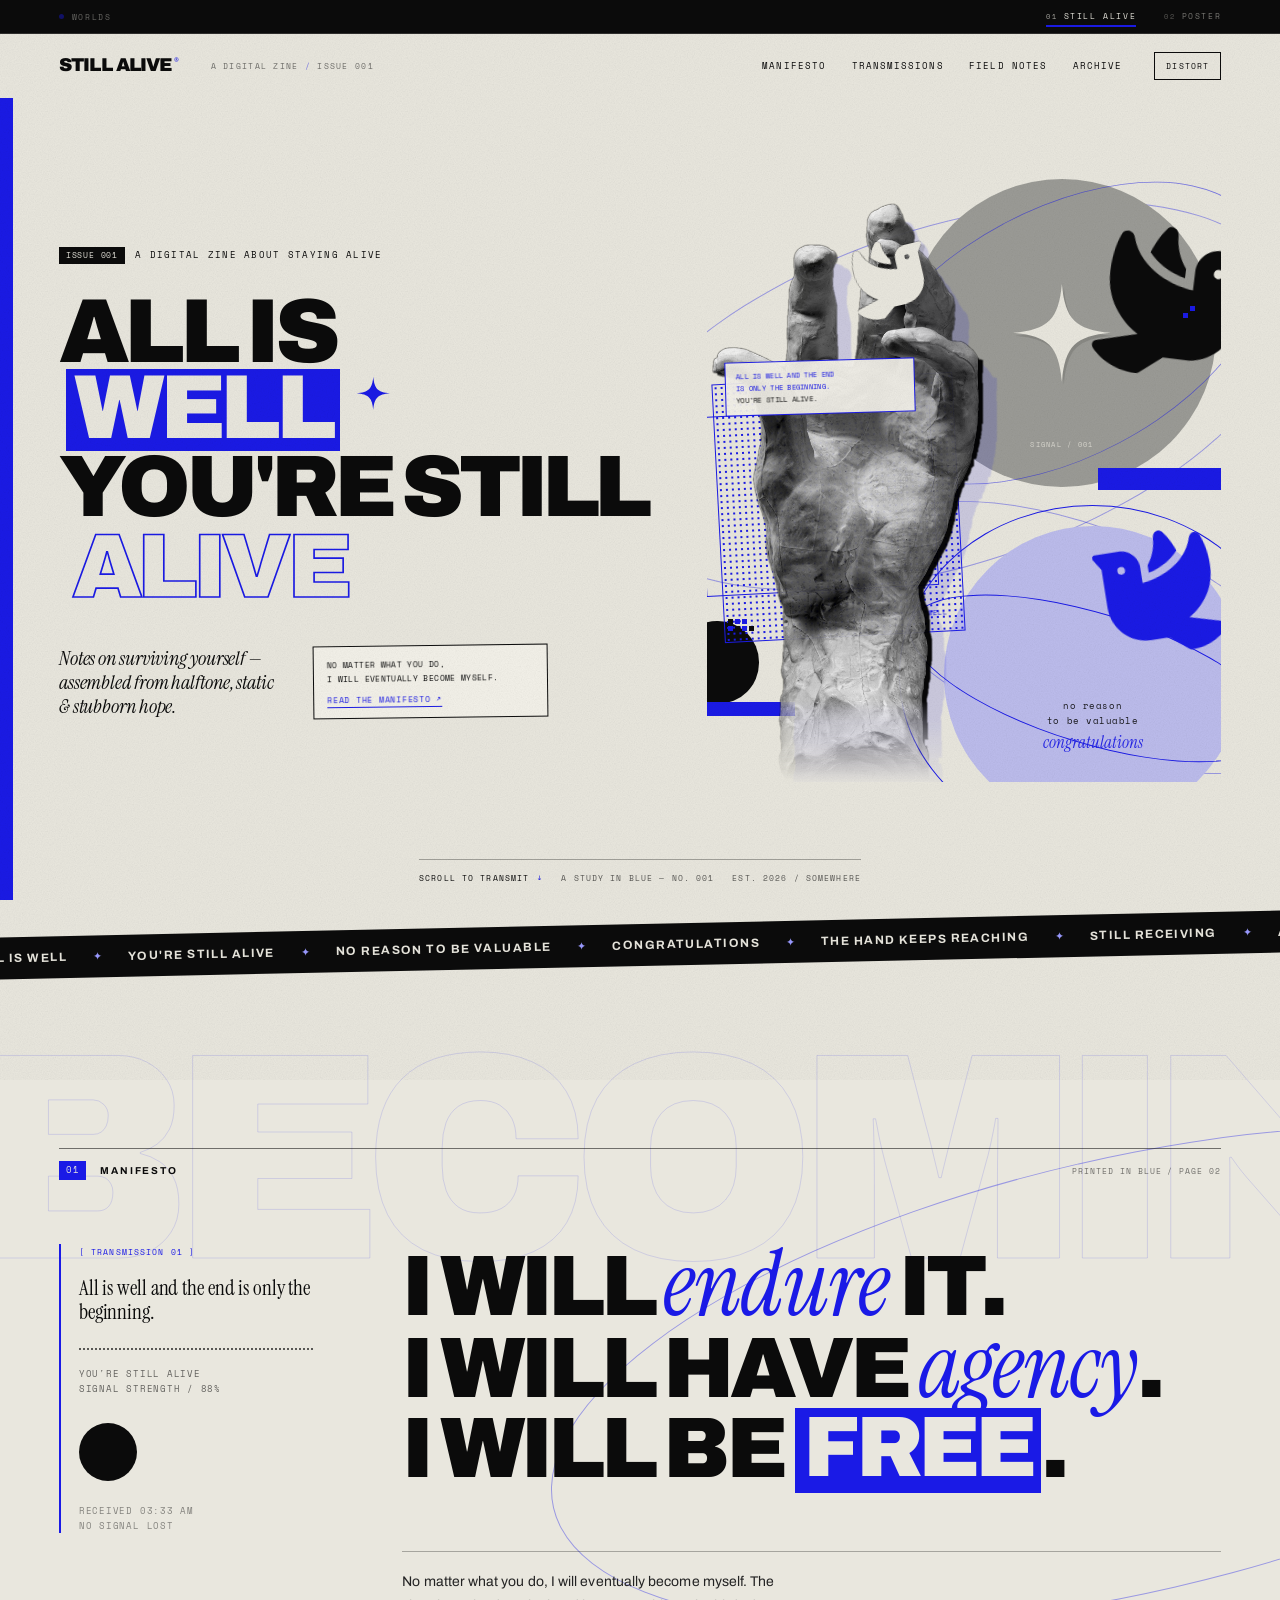
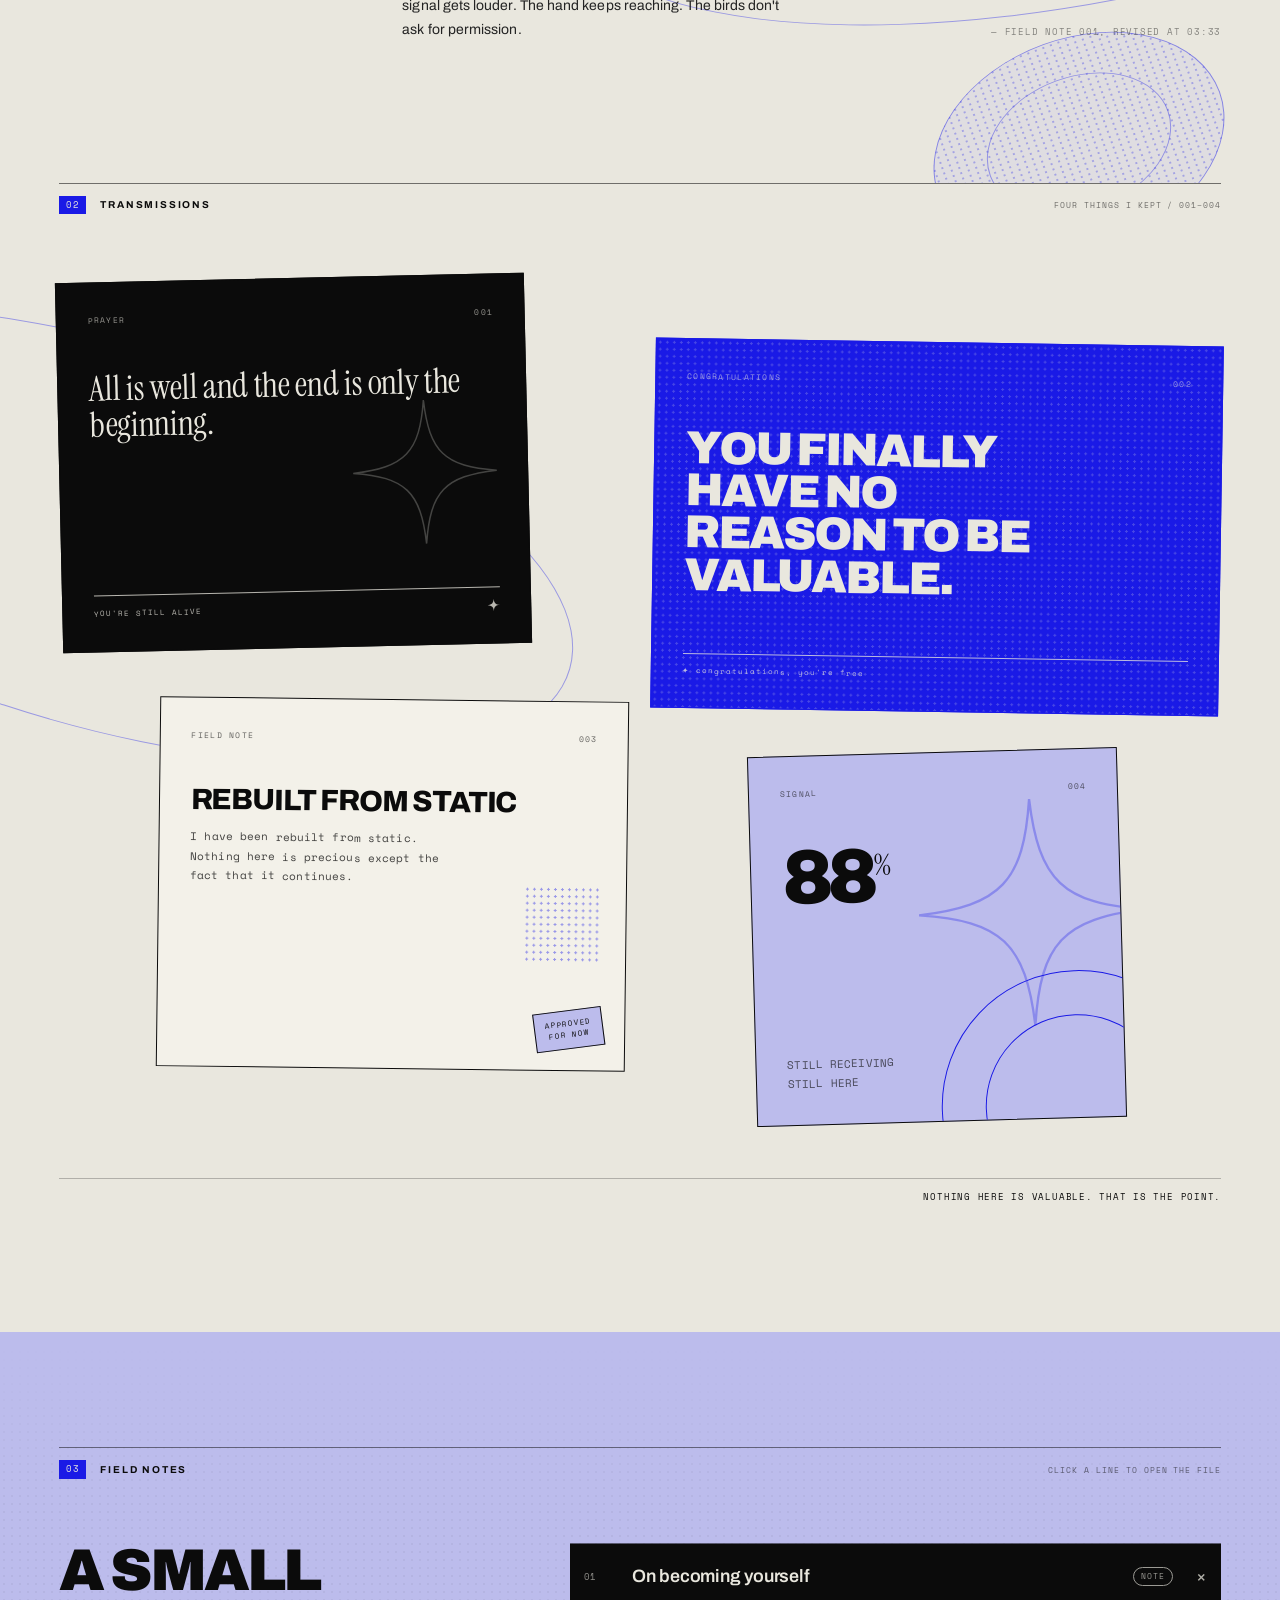
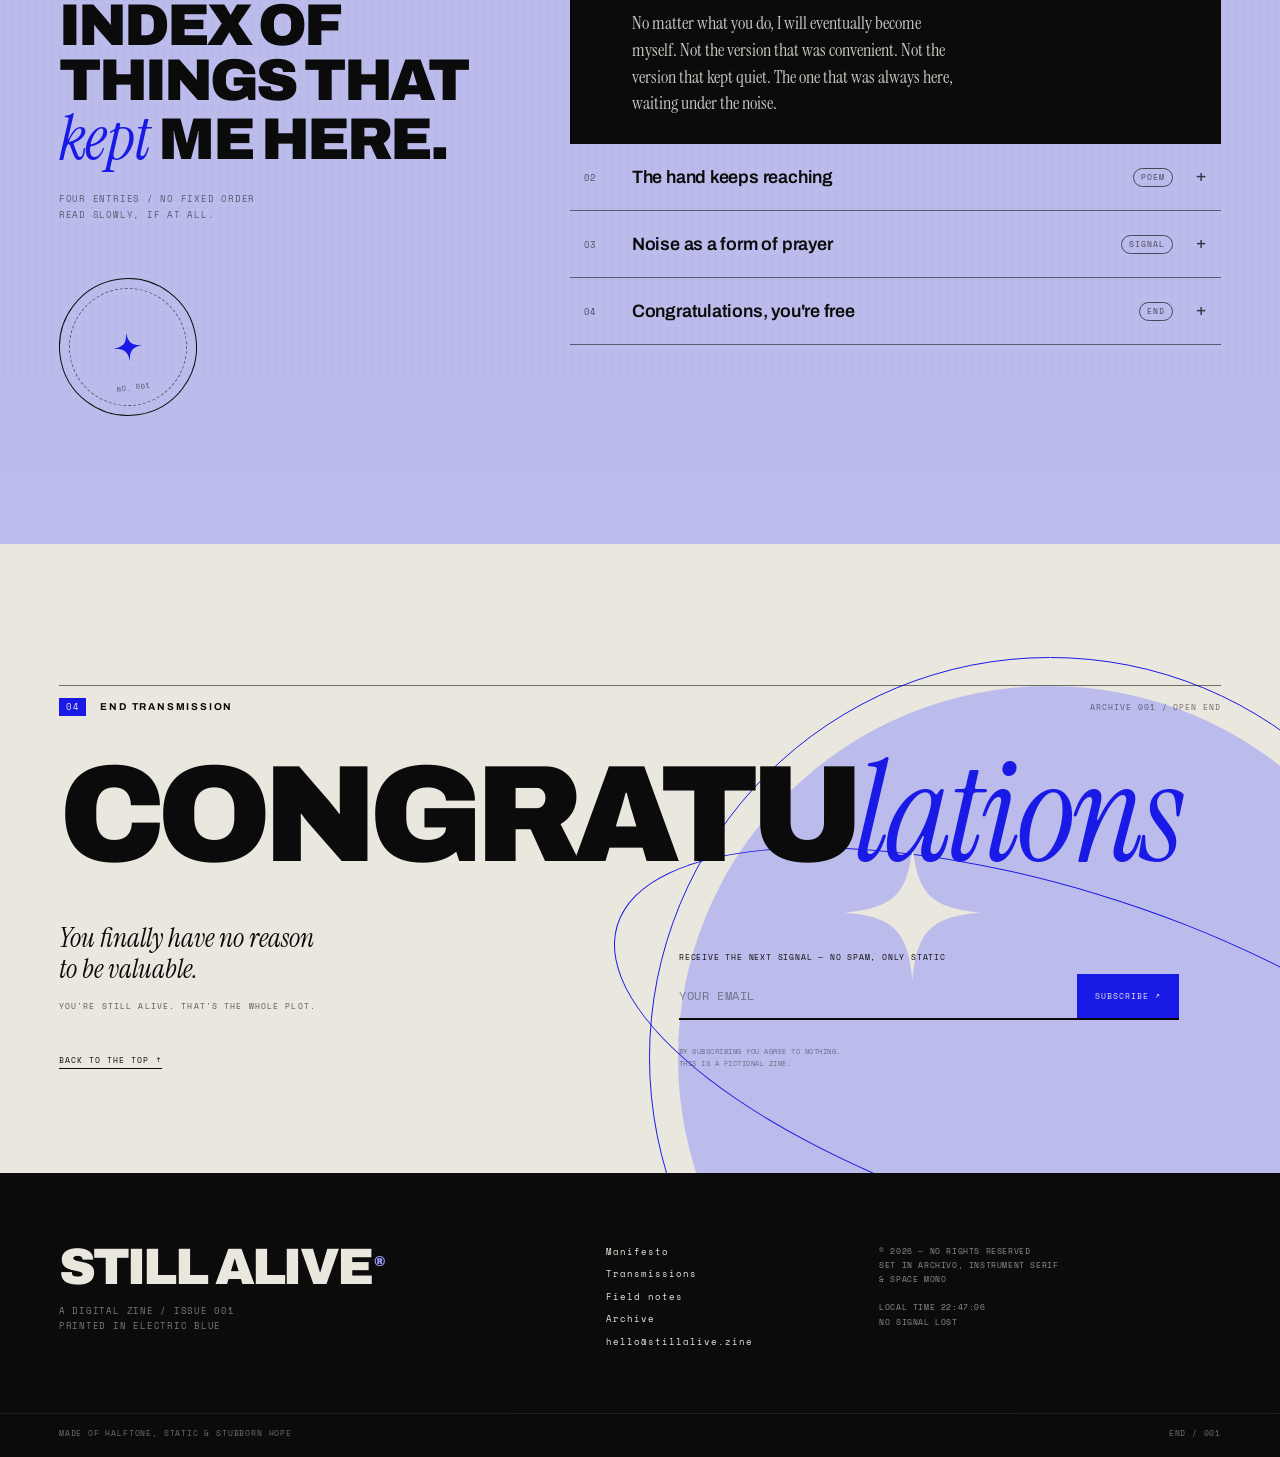
<file: index.html>
﻿<!doctype html>
<html lang="en">
<head>
  <meta charset="utf-8">
  <meta name="viewport" content="width=device-width, initial-scale=1">
  <meta http-equiv="refresh" content="0; url=still-alive/">
  <title>Still Alive</title>
  <link rel="canonical" href="still-alive/">
  <script>window.location.replace('still-alive/');</script>
</head>
<body>
  <p>Opening <a href="still-alive/">Still Alive</a>…</p>
  <p><a href="poster-site/">Open the companion poster</a>.</p>
</body>
</html>
</file>
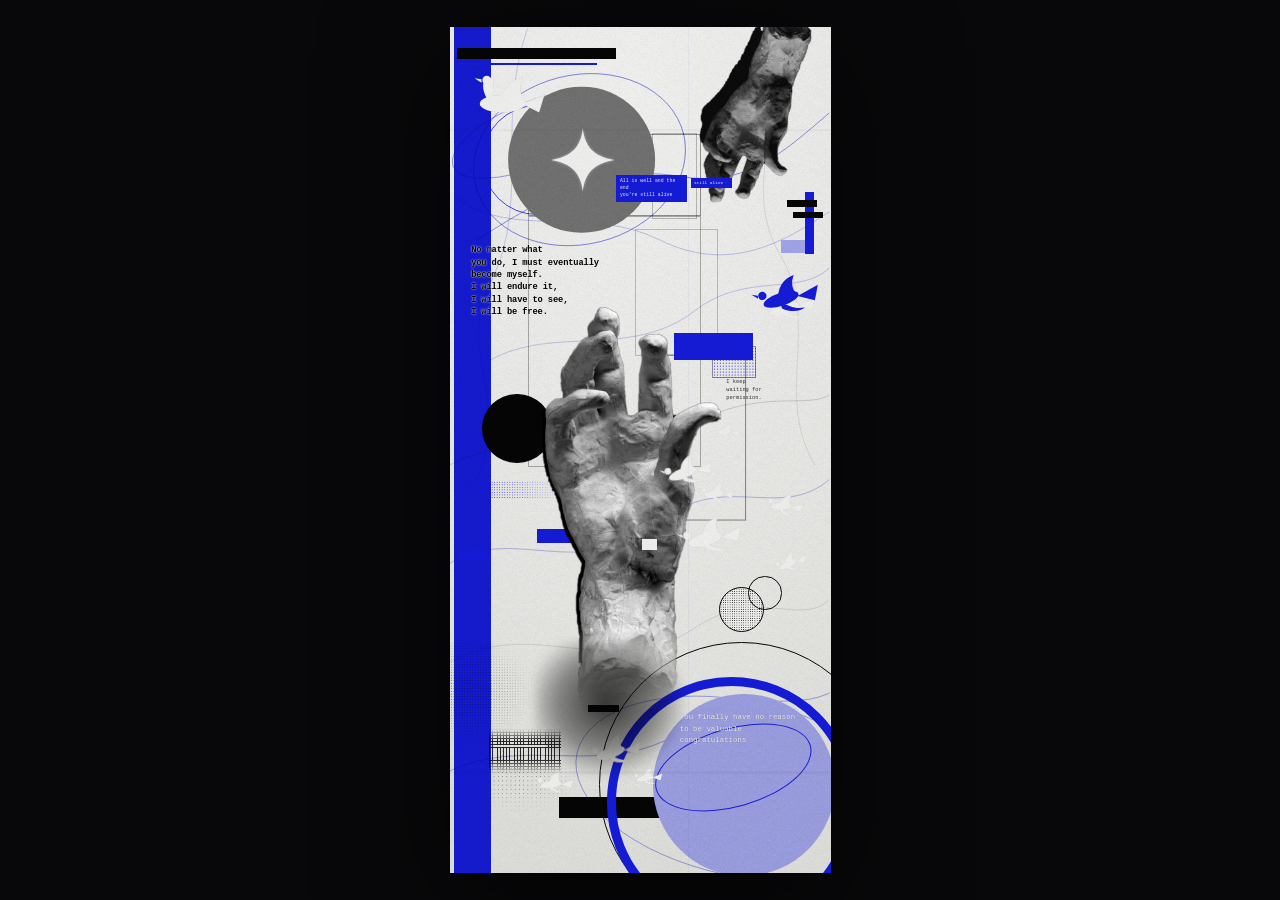
<file: poster-site/index.html>
<!DOCTYPE html>
<html lang="en">
<head>
<meta charset="utf-8" />
<meta name="viewport" content="width=device-width, initial-scale=1" />
<title>NO MATTER WHAT YOU DO</title>
<link rel="stylesheet" href="css/style.css" />
</head>
<body>

<div class="stage">
  <main class="collage" aria-label="Poster: no matter what you do, I must eventually become myself">

    <!-- ============ BASE ============ -->
    <div class="paper"></div>
    <div class="band-blue-left" data-drift="2"></div>
    <div class="bar-black-top"></div>
    <div class="line-blue-thin-top"></div>

    <!-- ============ CURVES / ORBITS ============ -->
    <svg class="curves" viewBox="0 0 540 1200" preserveAspectRatio="none" aria-hidden="true">
      <g fill="none" stroke-linecap="round">
        <path d="M40 300 C 120 250, 210 190, 330 210 C 420 225, 470 180, 540 120" stroke="#151BD8" stroke-width=".8" opacity=".8"/>
        <path d="M10 240 C 90 300, 200 250, 300 300 C 400 350, 480 300, 540 260" stroke="#151BD8" stroke-width=".6" opacity=".55"/>
        <path d="M60 470 C 150 420, 260 470, 350 400 C 420 345, 500 380, 540 340" stroke="#151BD8" stroke-width=".6" opacity=".5"/>
        <path d="M0 620 C 110 560, 240 620, 350 560 C 440 510, 510 540, 540 520" stroke="#050505" stroke-width=".55" opacity=".4"/>
        <path d="M0 760 C 90 700, 190 790, 300 700 C 390 626, 470 700, 540 640" stroke="#151BD8" stroke-width=".7" opacity=".55"/>
        <path d="M0 900 C 120 830, 230 930, 350 850 C 440 790, 500 850, 540 810" stroke="#050505" stroke-width=".5" opacity=".32"/>
        <path d="M-40 1080 C 80 980, 220 1080, 340 990 C 430 925, 500 980, 560 930" stroke="#151BD8" stroke-width=".8" opacity=".65"/>
        <path d="M120 -20 C 60 120, 120 240, 60 360 C 10 460, 90 520, 40 640" stroke="#151BD8" stroke-width=".6" opacity=".45"/>
        <path d="M420 -30 C 520 80, 400 200, 470 320 C 530 420, 460 520, 520 620" stroke="#050505" stroke-width=".45" opacity=".3"/>
        <ellipse cx="186" cy="186" rx="152" ry="120" stroke="#151BD8" stroke-width="1.1" opacity=".6" transform="rotate(-14 186 186)"/>
        <ellipse cx="120" cy="150" rx="122" ry="46" stroke="#151BD8" stroke-width=".8" opacity=".65" transform="rotate(-22 120 150)"/>
        <ellipse cx="415" cy="1078" rx="238" ry="124" stroke="#151BD8" stroke-width=".9" opacity=".55" transform="rotate(12 415 1078)"/>
      </g>
    </svg>

    <!-- ============ TOP LEFT CLUSTER ============ -->
    <div class="dotfield dotfield--top" data-drift="3"></div>

    <div class="circle-gray">
      <svg class="star" viewBox="0 0 100 100" aria-hidden="true">
        <path d="M50 3 C53 31 67 45 97 50 C67 55 53 69 50 97 C47 69 33 55 3 50 C33 45 47 31 50 3 Z" fill="#F0F0EE"/>
      </svg>
    </div>
    <div class="ring-blue-left"></div>

    <!-- ============ BLUEPRINT PANELS ============ -->
    <div class="panel panel-a1"></div>
    <div class="panel panel-a2"></div>
    <div class="panel panel-b" data-drift="1"></div>
    <div class="panel panel-c"></div>
    <div class="panel panel-d"></div>
    <div class="panel panel-e"></div>
    <div class="panel panel-f"></div>

    <!-- ============ SOLID BLOCKS ============ -->
    <div class="blk blk-lavender-right"></div>
    <div class="blk blk-blue-tall-right"></div>
    <div class="blk blk-black-a"></div>
    <div class="blk blk-black-b"></div>
    <div class="blk blk-blue-c"></div>
    <div class="blk blk-blue-d"></div>
    <div class="blk blk-blue-e"></div>
    <div class="blk blk-blue-f"></div>
    <div class="blk blk-black-bottom"></div>
    <div class="blk blk-blue-bottom"></div>
    <div class="blk blk-black-small-bottom"></div>
    <div class="blk blk-white-square"></div>

    <div class="halftone-band"></div>
    <div class="halftone-corner"></div>
    <div class="glitch-block"></div>

    <!-- ============ LARGE RINGS / LAVENDER ============ -->
    <div class="ring-black-big"></div>
    <div class="ring-blue-big"></div>
    <div class="ring-blue-ellipse" data-drift="5"></div>
    <div class="circle-lavender"></div>
    <div class="circle-black-solid"></div>
    <div class="dot-pin-circle"></div>

    <!-- ============ BIRDS ============ -->
    <svg class="defs" aria-hidden="true" focusable="false">
      <defs>
        <symbol id="dove" viewBox="0 0 100 70">
          <path d="M70 30 L98 18 L92 38 Z"/>
          <ellipse cx="48" cy="32" rx="24" ry="8.5" transform="rotate(-12 48 32)"/>
          <circle cx="24" cy="25" r="5.5"/>
          <path d="M18 24 L10 22 L18 28 Z"/>
          <path d="M44 30 C46 15 54 5 68 2 C62 13 64 23 72 30 C62 33 52 33 44 30 Z"/>
          <path d="M46 34 C56 42 66 47 78 46 C70 51 58 50 48 44 Z"/>
        </symbol>
        <symbol id="goose" viewBox="0 0 100 70">
          <path d="M74 34 L100 24 L94 44 Z"/>
          <ellipse cx="52" cy="34" rx="26" ry="10"/>
          <path d="M34 28 C30 20 28 12 32 6 C36 2 42 4 42 10 C42 16 40 22 42 28 Z"/>
          <circle cx="34" cy="7" r="5"/>
          <path d="M28 6 L20 5 L28 10 Z"/>
          <path d="M50 32 C52 16 62 6 76 4 C70 16 72 26 80 32 C70 35 58 35 50 32 Z"/>
        </symbol>
      </defs>
    </svg>

    <div class="birds" aria-hidden="true">
      <svg class="bird bird-goose" viewBox="0 0 100 70"><use href="#goose"/></svg>
      <svg class="bird bird-1" viewBox="0 0 100 70"><use href="#dove"/></svg>
      <svg class="bird bird-2" viewBox="0 0 100 70"><use href="#dove"/></svg>
      <svg class="bird bird-3" viewBox="0 0 100 70"><use href="#dove"/></svg>
      <svg class="bird bird-4" viewBox="0 0 100 70"><use href="#dove"/></svg>
      <svg class="bird bird-5" viewBox="0 0 100 70"><use href="#dove"/></svg>
      <svg class="bird bird-6" viewBox="0 0 100 70"><use href="#dove"/></svg>
      <svg class="bird bird-7" viewBox="0 0 100 70"><use href="#dove"/></svg>
      <svg class="bird bird-8" viewBox="0 0 100 70"><use href="#dove"/></svg>
      <svg class="bird bird-9" viewBox="0 0 100 70"><use href="#dove"/></svg>
      <svg class="bird bird-10" viewBox="0 0 100 70"><use href="#dove"/></svg>
      <svg class="bird bird-blue" viewBox="0 0 100 70"><use href="#dove"/></svg>
    </div>

    <!-- ============ HANDS ============ -->
    <div class="hand-wrap hand-light-wrap" data-drift="2">
      <img class="hand hand-light" src="assets/hand-light.png" alt="" />
    </div>
    <div class="wrist-shadow"></div>
    <div class="wrist-fade"></div>
    <div class="panel panel-over"></div>
    <div class="hand-wrap hand-dark-wrap" data-drift="1">
      <img class="hand hand-dark" src="assets/hand-dark.png" alt="" />
    </div>

    <!-- ============ TYPE ============ -->
    <div class="label-blue label-blue-a">
      <span>All is well and the end<br>you're still alive</span>
    </div>
    <div class="label-blue label-blue-b"><span>still alive</span></div>

    <p class="type-block">
      No matter what<br>
      you do, I must eventually<br>
      become myself.<br>
      I will endure it,<br>
      I will have to see,<br>
      I will be free.
    </p>

    <p class="type-block type-block--right">
      I keep<br>
      waiting for<br>
      permission.
    </p>

    <p class="type-white-bottom">
      You finally have no reason<br>
      to be valuable<br>
      congratulations
    </p>

    <!-- ============ OVERLAYS ============ -->
    <div class="grain"></div>
    <div class="print-defects" data-drift="4"></div>
  </main>
</div>

<script src="js/main.js"></script>
</body>
</html>
</file>
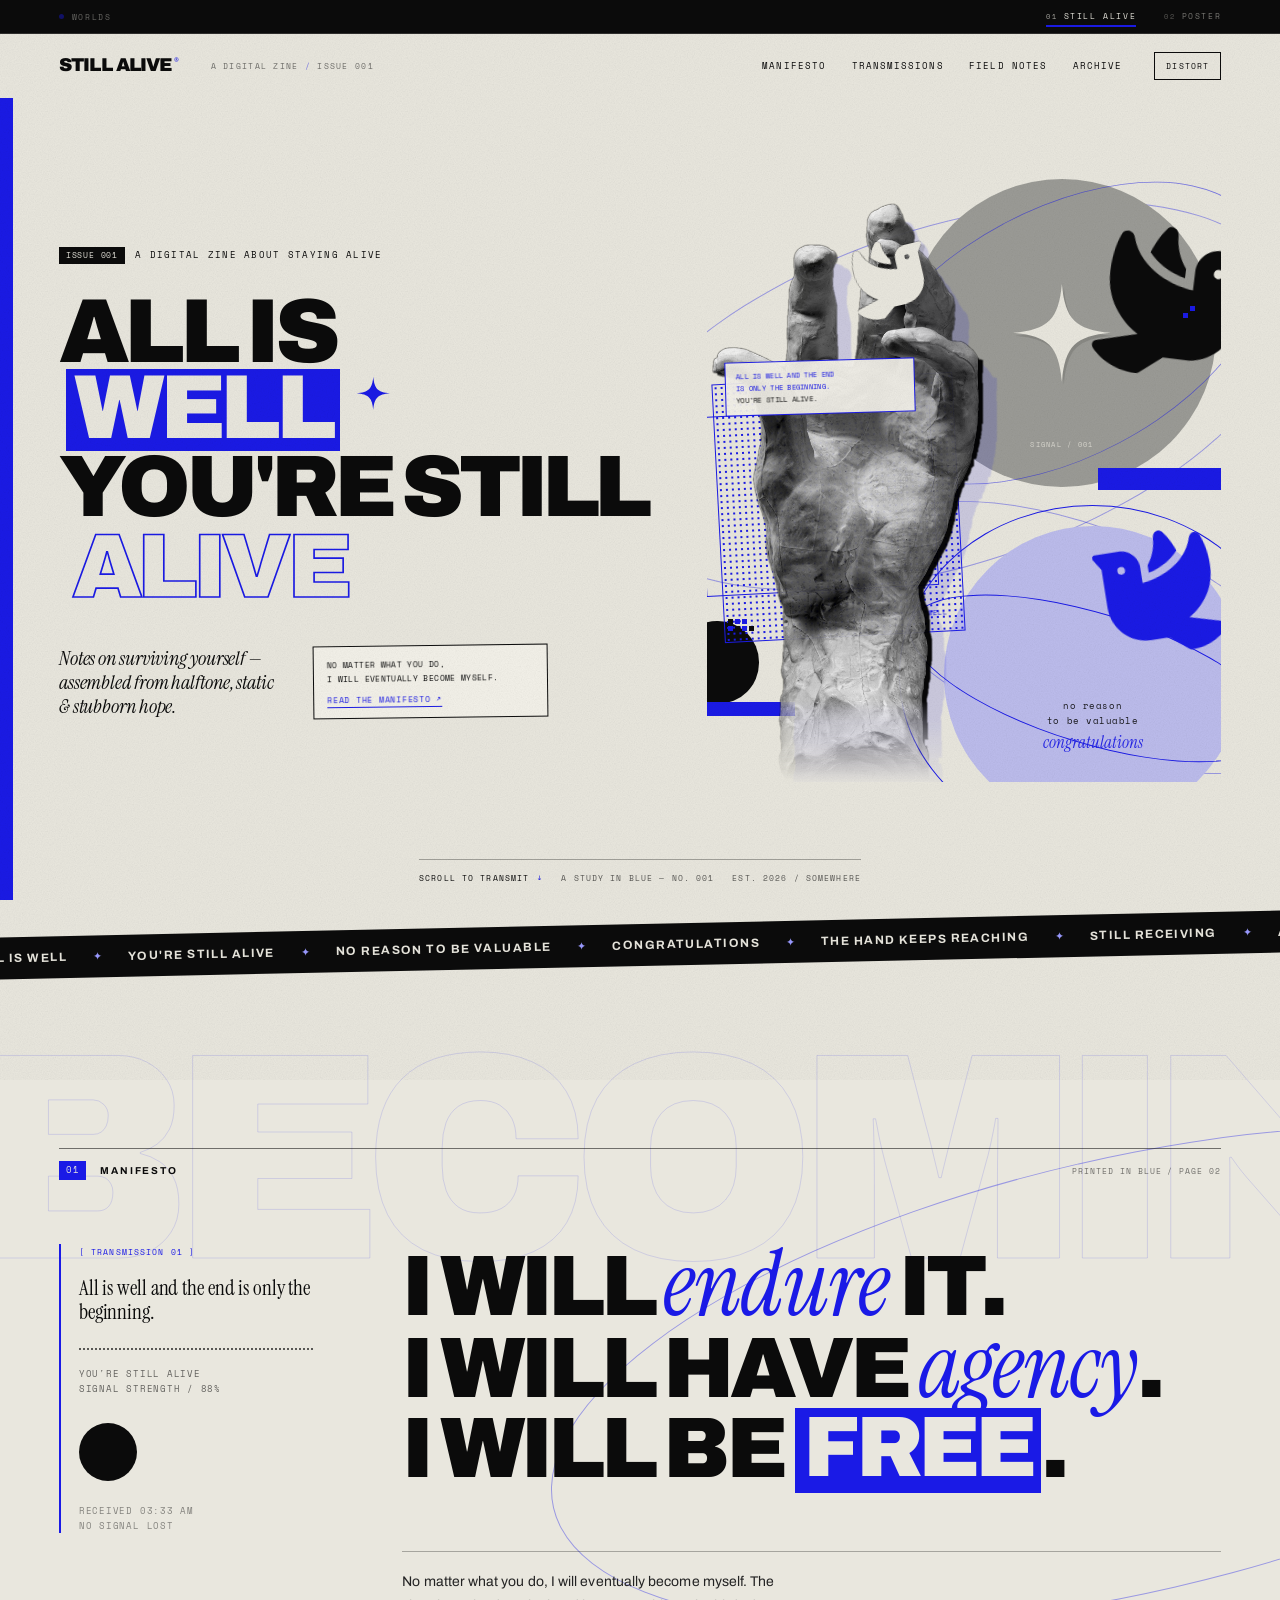
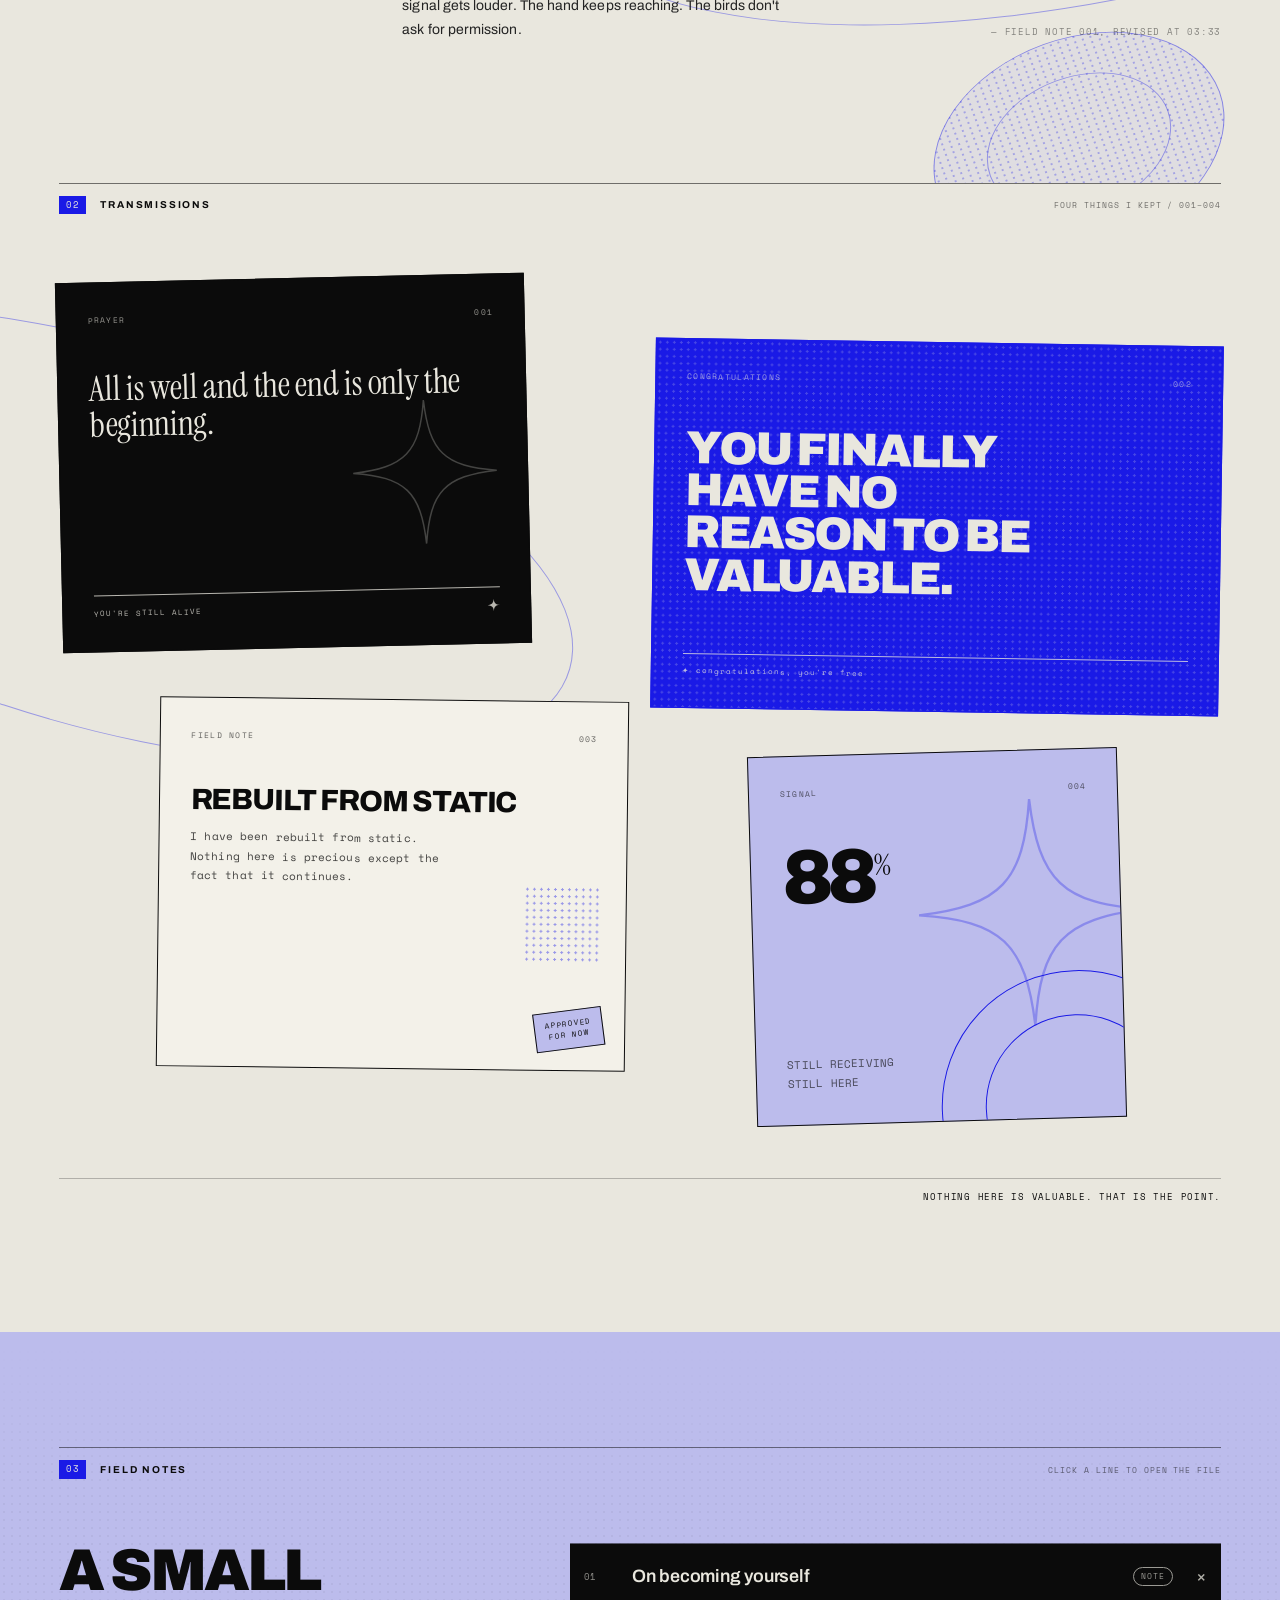
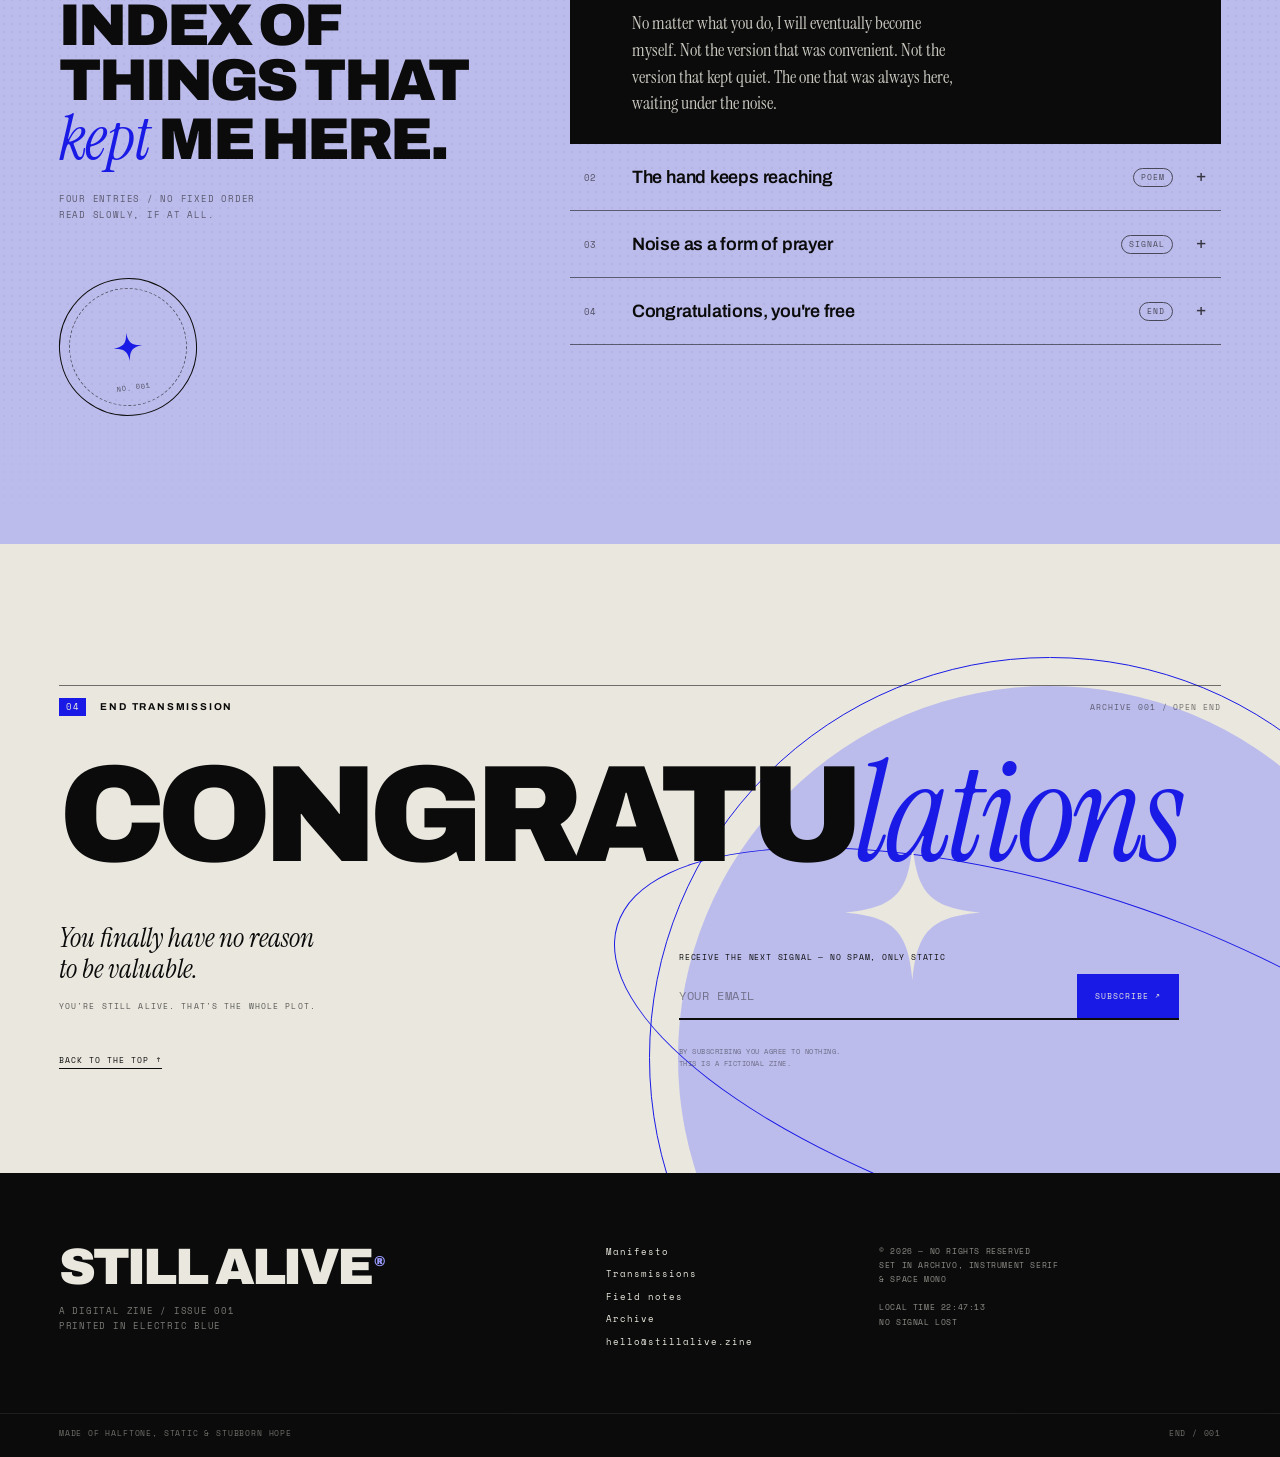
<file: still-alive/index.html>
<!DOCTYPE html>
<html lang="en">
<head>
<meta charset="utf-8">
<meta name="viewport" content="width=device-width, initial-scale=1">
<title>STILL ALIVE — Issue 001</title>
<meta name="description" content="A digital zine about surviving yourself. Assembled from halftone, static and stubborn hope.">
<meta name="theme-color" content="#e9e7de">
<link rel="icon" href="data:image/svg+xml,%3Csvg xmlns='http://www.w3.org/2000/svg' viewBox='0 0 100 100'%3E%3Crect width='100' height='100' fill='%231a1ae6'/%3E%3Cpath d='M50 5C53 38 62 47 95 50 62 53 53 62 50 95 47 62 38 53 5 50 38 47 47 38 50 5Z' fill='%23e9e7de'/%3E%3C/svg%3E">
<link rel="preconnect" href="https://fonts.googleapis.com">
<link rel="preconnect" href="https://fonts.gstatic.com" crossorigin>
<link href="https://fonts.googleapis.com/css2?family=Archivo:ital,wght@0,400;0,500;0,600;0,700;0,800;0,900;1,400;1,600&family=Instrument+Serif:ital@0;1&family=Space+Mono:ital,wght@0,400;0,700;1,400&display=swap" rel="stylesheet">
<link rel="stylesheet" href="assets/styles.css">
<link rel="stylesheet" href="assets/worlds.css">
<script>document.documentElement.classList.add('js');</script>
</head>
<body>

<!-- Icon sprite: dove + hand glyphs from Font Awesome Free 6.5.2 (CC BY 4.0) -->
<svg class="sprite" width="0" height="0" aria-hidden="true" focusable="false">
  <defs>
    <symbol id="icon-dove" viewBox="0 0 512 512">
      <path d="M160.8 96.5c14 17 31 30.9 49.5 42.2c25.9 15.8 53.7 25.9 77.7 31.6V138.8C265.8 108.5 250 71.5 248.6 28c-.4-11.3-7.5-21.5-18.4-24.4c-7.6-2-15.8-.2-21 5.8c-13.3 15.4-32.7 44.6-48.4 87.2zM320 144v30.6l0 0v1.3l0 0 0 32.1c-60.8-5.1-185-43.8-219.3-157.2C97.4 40 87.9 32 76.6 32c-7.9 0-15.3 3.9-18.8 11C46.8 65.9 32 112.1 32 176c0 116.9 80.1 180.5 118.4 202.8L11.8 416.6C6.7 418 2.6 421.8.9 426.8s-.8 10.6 2.3 14.8C21.7 466.2 77.3 512 160 512c3.6 0 7.2-1.2 10-3.5L245.6 448H320c88.4 0 160-71.6 160-160V128l29.9-44.9c1.3-2 2.1-4.4 2.1-6.8c0-6.8-5.5-12.3-12.3-12.3H400c-44.2 0-80 35.8-80 80zm80-16a16 16 0 1 1 0 32 16 16 0 1 1 0-32z"/>
    </symbol>
    <symbol id="icon-star" viewBox="0 0 100 100">
      <path d="M50 2C53.2 36.8 63.2 46.8 98 50 63.2 53.2 53.2 63.2 50 98 46.8 63.2 36.8 53.2 2 50 36.8 46.8 46.8 36.8 50 2Z"/>
    </symbol>
  </defs>
</svg>

<a class="skip-link" href="#main">SKIP TO CONTENT</a>

<nav class="worlds" aria-label="Worlds">
  <span class="worlds__label">Worlds</span>
  <span class="worlds__list">
    <a class="worlds__link" href="index.html" aria-current="page"><b>01</b>Still Alive</a>
    <a class="worlds__link" href="../poster-site/"><b>02</b>Poster</a>
  </span>
</nav>

<div class="grain" aria-hidden="true"></div>
<div class="glitch-overlay" aria-hidden="true"></div>
<div class="cursor" aria-hidden="true"><span class="cursor__dot"></span></div>
<div class="progress" aria-hidden="true"><span id="progressBar"></span></div>

<header class="nav" id="nav">
  <a class="brand" href="#top" aria-label="Still Alive, back to top">
    STILL ALIVE<span class="brand__reg" aria-hidden="true">®</span>
  </a>
  <p class="nav__tag mono">A DIGITAL ZINE <span aria-hidden="true">/</span> ISSUE 001</p>
  <nav class="nav__links" aria-label="Primary">
    <a href="#manifesto">Manifesto</a>
    <a href="#transmissions">Transmissions</a>
    <a href="#notes">Field notes</a>
    <a href="#archive">Archive</a>
  </nav>
  <div class="nav__actions">
    <button class="btn-distort mono" id="distort" type="button" aria-label="Add a short visual distortion to the page">DISTORT</button>
    <button class="menu-toggle" id="menuToggle" type="button" aria-expanded="false" aria-controls="mobileMenu">
      <span class="menu-toggle__label">MENU</span>
      <span class="menu-toggle__icon" aria-hidden="true"><i></i><i></i></span>
    </button>
  </div>
</header>

<div class="mobile-menu" id="mobileMenu" aria-hidden="true">
  <nav class="mobile-menu__nav" aria-label="Mobile">
    <a href="#manifesto"><span>01</span>Manifesto</a>
    <a href="#transmissions"><span>02</span>Transmissions</a>
    <a href="#notes"><span>03</span>Field notes</a>
    <a href="#archive"><span>04</span>Archive</a>
  </nav>
  <div class="mobile-menu__foot">
    <p>ALL IS WELL.<br>YOU'RE STILL ALIVE.</p>
    <span class="mono">SCROLL / 2026</span>
  </div>
</div>

<main id="main">

  <section class="hero" id="top">
    <div class="hero__rail" aria-hidden="true"></div>

    <div class="hero__grid">
      <div class="hero__copy">
        <p class="eyebrow">
          <span class="eyebrow__tag mono">ISSUE 001</span>
          <span class="mono">A DIGITAL ZINE ABOUT STAYING ALIVE</span>
        </p>

        <h1 class="hero__title" aria-label="All is well. You're still alive.">
          <span class="hl hl--1" aria-hidden="true">ALL IS</span>
          <span class="hl hl--2" aria-hidden="true"><span class="hl__fill">WELL</span><svg class="hl__star" viewBox="0 0 100 100"><use href="#icon-star"/></svg></span>
          <span class="hl hl--3" aria-hidden="true">YOU'RE STILL</span>
          <span class="hl hl--4" aria-hidden="true">ALIVE</span>
        </h1>

        <div class="hero__sub">
          <p class="hero__lede">Notes on surviving yourself — assembled from halftone, static &amp; stubborn hope.</p>
          <p class="hero__caption mono">NO MATTER WHAT YOU DO,<br>I WILL EVENTUALLY BECOME MYSELF.<br><a href="#manifesto">READ THE MANIFESTO <span aria-hidden="true">↗</span></a></p>
        </div>
      </div>

      <div class="hero__stage">
        <div class="stage" id="stage" aria-hidden="true">
          <span class="wire wire--a"></span>
          <span class="wire wire--b"></span>

          <div class="orb">
            <span class="orb__ring"></span>
            <svg class="orb__star" viewBox="0 0 100 100"><use href="#icon-star"/></svg>
            <span class="orb__label mono">SIGNAL / 001</span>
          </div>

          <div class="dots-panel">
            <span class="dots-panel__edge"></span>
            <span class="dots-panel__label mono">ALL IS WELL</span>
          </div>

          <div class="lav-orb">
            <span class="lav-orb__ring"></span>
            <p class="lav-orb__text mono">no reason<br>to be valuable<br><em>congratulations</em></p>
          </div>

          <svg class="dove dove--ink"><use href="#icon-dove"/></svg>
          <svg class="dove dove--blue"><use href="#icon-dove"/></svg>
          <svg class="dove dove--paper"><use href="#icon-dove"/></svg>

          <p class="stage__note mono">ALL IS WELL AND THE END<br>IS ONLY THE BEGINNING.<br><span>YOU'RE STILL ALIVE.</span></p>

          <div class="hand-wrap">
            <img src="assets/hand-fade.png" alt="" width="518" height="1042" loading="eager" decoding="async">
          </div>

          <span class="black-disc"></span>
          <span class="blue-bar blue-bar--1"></span>
          <span class="blue-bar blue-bar--2"></span>
          <span class="pixel pixel--1"></span>
          <span class="pixel pixel--2"></span>
        </div>
      </div>
    </div>

    <div class="hero__foot">
      <a class="scroll-cue mono" href="#manifesto">
        <span>SCROLL TO TRANSMIT</span>
        <span class="scroll-cue__arrow" aria-hidden="true">↓</span>
      </a>
      <p class="mono">A STUDY IN BLUE — NO. 001</p>
      <p class="mono">EST. 2026 / SOMEWHERE</p>
    </div>
  </section>

  <div class="marquee-wrap" aria-hidden="true">
    <div class="marquee">
      <div class="marquee__track">
        <div class="marquee__group">
          <span>ALL IS WELL</span><i>✦</i>
          <span>YOU'RE STILL ALIVE</span><i>✦</i>
          <span>NO REASON TO BE VALUABLE</span><i>✦</i>
          <span>CONGRATULATIONS</span><i>✦</i>
          <span>THE HAND KEEPS REACHING</span><i>✦</i>
          <span>STILL RECEIVING</span><i>✦</i>
        </div>
        <div class="marquee__group">
          <span>ALL IS WELL</span><i>✦</i>
          <span>YOU'RE STILL ALIVE</span><i>✦</i>
          <span>NO REASON TO BE VALUABLE</span><i>✦</i>
          <span>CONGRATULATIONS</span><i>✦</i>
          <span>THE HAND KEEPS REACHING</span><i>✦</i>
          <span>STILL RECEIVING</span><i>✦</i>
        </div>
      </div>
    </div>
  </div>

  <section class="manifesto" id="manifesto">
    <span class="ghost-word" aria-hidden="true">BECOMING</span>
    <span class="wire wire--manifesto" aria-hidden="true"></span>
    <div class="wrap">
      <header class="sec-head" data-reveal>
        <span class="sec-num mono">01</span>
        <h2 class="sec-label">Manifesto</h2>
        <span class="sec-meta mono">PRINTED IN BLUE / PAGE 02</span>
      </header>

      <div class="manifesto__grid">
        <aside class="manifesto__aside" data-reveal>
          <p class="mono aside-label">[ TRANSMISSION 01 ]</p>
          <p class="aside-quote">All is well and the end is only the beginning.</p>
          <div class="dot-rule" aria-hidden="true"></div>
          <p class="mono tiny">YOU'RE STILL ALIVE<br>SIGNAL STRENGTH / 88%</p>
          <span class="black-dot" aria-hidden="true"></span>
          <p class="mono tiny aside-foot">RECEIVED 03:33 AM<br>NO SIGNAL LOST</p>
        </aside>

        <div class="manifesto__main">
          <p class="statement" data-reveal>I will <em>endure</em> it.<br>I will have <em>agency</em>.<br>I will be <span class="mark">free</span>.</p>
          <div class="manifesto__bottom" data-reveal>
            <p class="manifesto__text">No matter what you do, I will eventually become myself. The signal gets louder. The hand keeps reaching. The birds don't ask for permission.</p>
            <p class="mono tiny manifesto__sig">— FIELD NOTE 001, REVISED AT 03:33</p>
          </div>
        </div>
      </div>
    </div>
    <div class="man-orb" aria-hidden="true"><span></span></div>
  </section>

  <section class="transmissions" id="transmissions">
    <span class="wire wire--transmissions" aria-hidden="true"></span>
    <div class="wrap">
      <header class="sec-head" data-reveal>
        <span class="sec-num mono">02</span>
        <h2 class="sec-label">Transmissions</h2>
        <span class="sec-meta mono">FOUR THINGS I KEPT / 001–004</span>
      </header>

      <div class="collage">
        <article class="card card--prayer" data-reveal>
          <header class="card__head mono"><span>PRAYER</span><span>001</span></header>
          <svg class="card__star" viewBox="0 0 100 100" aria-hidden="true"><use href="#icon-star"/></svg>
          <p class="card__serif">All is well and the end is only the beginning.</p>
          <footer class="card__foot mono">
            <span>YOU'RE STILL ALIVE</span>
            <svg class="icon-star" viewBox="0 0 100 100" aria-hidden="true"><use href="#icon-star"/></svg>
          </footer>
        </article>

        <article class="card card--congrats" data-reveal style="--d:.08s">
          <header class="card__head mono"><span>CONGRATULATIONS</span><span>002</span></header>
          <p class="card__big">You finally have no reason to be valuable.</p>
          <footer class="card__foot mono"><span>✦ congratulations, you're free</span></footer>
        </article>

        <article class="card card--note" data-reveal>
          <header class="card__head mono"><span>FIELD NOTE</span><span>003</span></header>
          <h3 class="card__title">Rebuilt from static</h3>
          <p class="card__mono mono">I have been rebuilt from static. Nothing here is precious except the fact that it continues.</p>
          <span class="stamp mono">APPROVED<br>FOR NOW</span>
        </article>

        <article class="card card--signal" data-reveal style="--d:.08s">
          <header class="card__head mono"><span>SIGNAL</span><span>004</span></header>
          <svg class="card__star" viewBox="0 0 100 100" aria-hidden="true"><use href="#icon-star"/></svg>
          <p class="stat">88<span>%</span></p>
          <p class="card__mono mono">STILL RECEIVING<br>STILL HERE</p>
          <div class="mini-orbit" aria-hidden="true"><span></span></div>
        </article>
      </div>

      <p class="transmissions__foot mono tiny" data-reveal>NOTHING HERE IS VALUABLE. THAT IS THE POINT.</p>
    </div>
  </section>

  <section class="notes" id="notes">
    <span class="notes__grain" aria-hidden="true"></span>
    <div class="wrap">
      <header class="sec-head" data-reveal>
        <span class="sec-num mono">03</span>
        <h2 class="sec-label">Field notes</h2>
        <span class="sec-meta mono">CLICK A LINE TO OPEN THE FILE</span>
      </header>

      <div class="notes__grid">
        <div class="notes__intro" data-reveal>
          <h2 class="notes__title">A small index of things that <em>kept</em> me here.</h2>
          <p class="mono tiny notes__hint">FOUR ENTRIES / NO FIXED ORDER<br>READ SLOWLY, IF AT ALL.</p>
          <div class="notes__seal" aria-hidden="true">
            <svg viewBox="0 0 100 100"><use href="#icon-star"/></svg>
            <span class="mono">NO. 001</span>
          </div>
        </div>

        <div class="acc" data-reveal>
          <div class="acc__item is-open">
            <button class="acc__trigger" type="button" aria-expanded="true" aria-controls="note-1" id="note-btn-1">
              <span class="acc__idx mono">01</span>
              <span class="acc__title">On becoming yourself</span>
              <span class="acc__tag mono">NOTE</span>
              <span class="acc__plus" aria-hidden="true">+</span>
            </button>
            <div class="acc__panel" id="note-1" role="region" aria-labelledby="note-btn-1">
              <div class="acc__inner">
                <p class="acc__body">No matter what you do, I will eventually become myself. Not the version that was convenient. Not the version that kept quiet. The one that was always here, waiting under the noise.</p>
              </div>
            </div>
          </div>

          <div class="acc__item">
            <button class="acc__trigger" type="button" aria-expanded="false" aria-controls="note-2" id="note-btn-2">
              <span class="acc__idx mono">02</span>
              <span class="acc__title">The hand keeps reaching</span>
              <span class="acc__tag mono">POEM</span>
              <span class="acc__plus" aria-hidden="true">+</span>
            </button>
            <div class="acc__panel" id="note-2" role="region" aria-labelledby="note-btn-2">
              <div class="acc__inner">
                <p class="acc__body">There is no dignity in pretending you don't want anything. Reach. Even when the frame cuts you off at the wrist. Even when no one is looking. Even when the light is bad.</p>
              </div>
            </div>
          </div>

          <div class="acc__item">
            <button class="acc__trigger" type="button" aria-expanded="false" aria-controls="note-3" id="note-btn-3">
              <span class="acc__idx mono">03</span>
              <span class="acc__title">Noise as a form of prayer</span>
              <span class="acc__tag mono">SIGNAL</span>
              <span class="acc__plus" aria-hidden="true">+</span>
            </button>
            <div class="acc__panel" id="note-3" role="region" aria-labelledby="note-btn-3">
              <div class="acc__inner">
                <p class="acc__body">I stopped asking the static to become clear. Some signals are only true while they are breaking. All is well. All is well. All is well. The repetition is not a mistake.</p>
              </div>
            </div>
          </div>

          <div class="acc__item">
            <button class="acc__trigger" type="button" aria-expanded="false" aria-controls="note-4" id="note-btn-4">
              <span class="acc__idx mono">04</span>
              <span class="acc__title">Congratulations, you're free</span>
              <span class="acc__tag mono">END</span>
              <span class="acc__plus" aria-hidden="true">+</span>
            </button>
            <div class="acc__panel" id="note-4" role="region" aria-labelledby="note-btn-4">
              <div class="acc__inner">
                <p class="acc__body">You finally have no reason to be valuable. No use, no proof, no performance. Just the blue hour and a body that keeps going. Congratulations. You were never required to be useful.</p>
              </div>
            </div>
          </div>
        </div>
      </div>
    </div>
  </section>

  <section class="closing" id="archive">
    <div class="closing__orb" aria-hidden="true">
      <span class="closing__ring closing__ring--1"></span>
      <span class="closing__ring closing__ring--2"></span>
      <span class="closing__star"><svg viewBox="0 0 100 100"><use href="#icon-star"/></svg></span>
      <p class="mono">STAY<br>ALIVE</p>
    </div>

    <div class="wrap">
      <header class="sec-head" data-reveal>
        <span class="sec-num mono">04</span>
        <h2 class="sec-label">End transmission</h2>
        <span class="sec-meta mono">ARCHIVE 001 / OPEN END</span>
      </header>

      <h2 class="closing__title" data-reveal>
        <span class="closing__caps">CONGRATU</span><span class="closing__script">lations</span>
      </h2>

      <div class="closing__grid">
        <div class="closing__copy" data-reveal>
          <p class="closing__lead">You finally have no reason to be valuable.</p>
          <p class="closing__sub mono">YOU'RE STILL ALIVE. THAT'S THE WHOLE PLOT.</p>
          <a class="top-link mono" href="#top">BACK TO THE TOP <span aria-hidden="true">↑</span></a>
        </div>

        <form class="signup" id="signup" novalidate data-reveal>
          <label class="mono" for="email">RECEIVE THE NEXT SIGNAL — NO SPAM, ONLY STATIC</label>
          <div class="signup__row">
            <input id="email" name="email" type="email" inputmode="email" autocomplete="email" placeholder="YOUR EMAIL" required>
            <button class="mono" type="submit" id="signupBtn">SUBSCRIBE <span aria-hidden="true">↗</span></button>
          </div>
          <p class="signup__msg mono" id="signupMsg" role="status" aria-live="polite"></p>
          <p class="signup__fine mono">BY SUBSCRIBING YOU AGREE TO NOTHING.<br>THIS IS A FICTIONAL ZINE.</p>
        </form>
      </div>
    </div>
  </section>

</main>

<footer class="foot">
  <div class="wrap foot__grid">
    <div class="foot__brand">
      <p class="foot__logo">STILL ALIVE<span aria-hidden="true">®</span></p>
      <p class="mono tiny">A DIGITAL ZINE / ISSUE 001<br>PRINTED IN ELECTRIC BLUE</p>
    </div>

    <nav class="foot__nav" aria-label="Footer">
      <a href="#manifesto">Manifesto</a>
      <a href="#transmissions">Transmissions</a>
      <a href="#notes">Field notes</a>
      <a href="#archive">Archive</a>
      <a href="mailto:hello@stillalive.zine">hello@stillalive.zine</a>
    </nav>

    <div class="foot__meta mono tiny">
      <p>© 2026 — NO RIGHTS RESERVED<br>SET IN ARCHIVO, INSTRUMENT SERIF<br>&amp; SPACE MONO</p>
      <p>LOCAL TIME <span id="clock">--:--:--</span><br>NO SIGNAL LOST</p>
    </div>
  </div>

  <div class="foot__bottom mono">
    <span>MADE OF HALFTONE, STATIC &amp; STUBBORN HOPE</span>
    <span>END / 001</span>
  </div>
</footer>

<script src="assets/main.js" defer></script>
</body>
</html>
</file>
<file: poster-site/css/style.css>
/* ==========================================================================
   NO MATTER WHAT YOU DO — digital poster collage
   9:20 vertical composition, built entirely from layers.
   Design canvas: 540 x 1200 units. 1 unit = 1/540 of the poster width.
   ========================================================================== */

:root {
  --blue: #151BD8;
  --paper: #F0F0EE;
  --ink: #050505;
  --gray: #777777;
  --gray-light: #C7C7C7;
  --lavender: #A1A4E8;

  --noise: url("data:image/svg+xml;utf8,<svg xmlns='http://www.w3.org/2000/svg' width='260' height='260'><filter id='n'><feTurbulence type='fractalNoise' baseFrequency='0.82' numOctaves='4' stitchTiles='stitch'/><feColorMatrix type='saturate' values='0'/></filter><rect width='260' height='260' filter='url(%23n)'/></svg>");
  --noise-fine: url("data:image/svg+xml;utf8,<svg xmlns='http://www.w3.org/2000/svg' width='140' height='140'><filter id='n'><feTurbulence type='fractalNoise' baseFrequency='1.7' numOctaves='3' stitchTiles='stitch'/><feColorMatrix type='saturate' values='0'/></filter><rect width='140' height='140' filter='url(%23n)' opacity='.7'/></svg>");
}

* { box-sizing: border-box; }

html, body {
  margin: 0;
  padding: 0;
  background: #08080a;
}

body {
  min-height: 100vh;
  display: flex;
  align-items: center;
  justify-content: center;
  font-family: "Courier New", Courier, monospace;
  -webkit-font-smoothing: antialiased;
}

/* ---------- stage ------------------------------------------------------- */

.stage {
  container-type: inline-size;
  width: min(100vw, calc(100vh * 9 / 20));
  margin: 0 auto;
}

@supports (height: 100dvh) {
  .stage { width: min(100vw, calc(100dvh * 9 / 20)); }
}

@media (min-width: 760px) {
  .stage {
    width: min(90vw, calc(94vh * 9 / 20));
    filter: drop-shadow(0 26px 60px rgba(0, 0, 0, .6));
  }
}

.collage {
  --u: calc(100cqw / 540);
  position: relative;
  width: 100%;
  aspect-ratio: 9 / 20;
  overflow: hidden;
  background: var(--paper);
  isolation: isolate;
}

.collage > * { position: absolute; }

/* ---------- paper base -------------------------------------------------- */

.paper {
  inset: 0;
  background: radial-gradient(130% 90% at 46% 8%, #F7F7F5 0%, #F0F0EE 46%, #EAEAE7 78%, #E4E4E0 100%);
}

.paper::after {
  content: "";
  position: absolute;
  inset: 0;
  background-image: var(--noise);
  background-size: calc(120 * var(--u)) calc(120 * var(--u));
  opacity: .17;
  mix-blend-mode: multiply;
}

/* ---------- left blue band ---------------------------------------------- */

.band-blue-left {
  left: calc(6 * var(--u));
  top: 0;
  width: calc(52 * var(--u));
  height: 100%;
  background: var(--blue);
  z-index: 1;
}

.band-blue-left::after {
  content: "";
  position: absolute;
  inset: 0;
  background-image: var(--noise-fine);
  background-size: calc(60 * var(--u)) calc(60 * var(--u));
  opacity: .45;
  mix-blend-mode: multiply;
}

.bar-black-top {
  left: calc(10 * var(--u));
  top: calc(30 * var(--u));
  width: calc(226 * var(--u));
  height: calc(15 * var(--u));
  background: var(--ink);
  z-index: 6;
}

.line-blue-thin-top {
  left: calc(12 * var(--u));
  top: calc(51 * var(--u));
  width: calc(196 * var(--u));
  height: calc(2.4 * var(--u));
  background: var(--blue);
  z-index: 6;
}

/* ---------- curves ------------------------------------------------------ */

.curves {
  inset: 0;
  width: 100%;
  height: 100%;
  z-index: 2;
  mix-blend-mode: multiply;
}

/* ---------- dot fields / halftones -------------------------------------- */

.dotfield,
.panel,
.halftone-band,
.halftone-corner,
.dot-pin-circle {
  background-image: radial-gradient(circle, currentColor 20%, transparent 22%);
}

.dot-pin-circle {
  background-image: radial-gradient(circle, currentColor 24%, transparent 26%);
}

.dotfield--top {
  left: calc(92 * var(--u));
  top: calc(46 * var(--u));
  width: calc(216 * var(--u));
  height: calc(256 * var(--u));
  color: rgba(21, 27, 216, .85);
  background-size: calc(5 * var(--u)) calc(5 * var(--u));
  -webkit-mask-image: radial-gradient(ellipse at 50% 40%, #000 55%, transparent 94%);
  mask-image: radial-gradient(ellipse at 50% 40%, #000 55%, transparent 94%);
  z-index: 3;
}

/* ---------- grey circle + star ------------------------------------------ */

.circle-gray {
  left: calc(80 * var(--u));
  top: calc(82 * var(--u));
  width: calc(208 * var(--u));
  height: calc(208 * var(--u));
  border-radius: 50%;
  background: var(--gray);
  z-index: 4;
  overflow: hidden;
}

.circle-gray::before {
  content: "";
  position: absolute;
  inset: 0;
  background-image: var(--noise);
  background-size: calc(80 * var(--u)) calc(80 * var(--u));
  opacity: .4;
  mix-blend-mode: multiply;
}

.circle-gray .star {
  position: absolute;
  left: 28%;
  top: 26%;
  width: 46%;
  height: 48%;
  z-index: 2;
  filter: drop-shadow(0 0 calc(2 * var(--u)) rgba(240, 240, 238, .5));
}

.ring-blue-left {
  left: calc(46 * var(--u));
  top: calc(110 * var(--u));
  width: calc(156 * var(--u));
  height: calc(156 * var(--u));
  border: calc(1.1 * var(--u)) solid rgba(21, 27, 216, .8);
  border-radius: 50%;
  z-index: 3;
}

/* ---------- blueprint panels -------------------------------------------- */

.panel {
  border: calc(.8 * var(--u)) solid rgba(5, 5, 5, .42);
  z-index: 3;
  background-size: calc(4.6 * var(--u)) calc(4.6 * var(--u));
}

.panel-a1 {
  left: calc(110 * var(--u));
  top: calc(152 * var(--u));
  width: calc(246 * var(--u));
  height: calc(116 * var(--u));
  color: rgba(21, 27, 216, .9);
}

.panel-a2 {
  left: calc(110 * var(--u));
  top: calc(268 * var(--u));
  width: calc(246 * var(--u));
  height: calc(356 * var(--u));
  color: rgba(21, 27, 216, .85);
  border-color: rgba(5, 5, 5, .3);
}

.panel-b {
  left: calc(282 * var(--u));
  top: calc(466 * var(--u));
  width: calc(140 * var(--u));
  height: calc(236 * var(--u));
  color: rgba(5, 5, 5, .8);
  border-color: rgba(5, 5, 5, .45);
  background-size: calc(5.2 * var(--u)) calc(5.2 * var(--u));
}

.panel-c {
  left: calc(262 * var(--u));
  top: calc(286 * var(--u));
  width: calc(118 * var(--u));
  height: calc(180 * var(--u));
  color: rgba(21, 27, 216, .8);
  border-color: rgba(5, 5, 5, .22);
  background-size: calc(5.6 * var(--u)) calc(5.6 * var(--u));
}

.panel-d {
  left: calc(372 * var(--u));
  top: calc(452 * var(--u));
  width: calc(62 * var(--u));
  height: calc(46 * var(--u));
  color: rgba(21, 27, 216, .9);
  background-size: calc(4.2 * var(--u)) calc(4.2 * var(--u));
}

.panel-e {
  left: calc(286 * var(--u));
  top: calc(150 * var(--u));
  width: calc(64 * var(--u));
  height: calc(122 * var(--u));
  color: rgba(5, 5, 5, .55);
  border-color: rgba(5, 5, 5, .25);
  background-size: calc(4.4 * var(--u)) calc(4.4 * var(--u));
}

.panel-f {
  left: calc(60 * var(--u));
  top: calc(1018 * var(--u));
  width: calc(120 * var(--u));
  height: calc(96 * var(--u));
  border: none;
  color: rgba(5, 5, 5, .5);
  background-size: calc(6 * var(--u)) calc(6 * var(--u));
  -webkit-mask-image: radial-gradient(ellipse at 30% 50%, #000 20%, transparent 78%);
  mask-image: radial-gradient(ellipse at 30% 50%, #000 20%, transparent 78%);
  z-index: 9;
}

/* ---------- solid blocks ------------------------------------------------ */

.blk { z-index: 5; }

.blk-lavender-right {
  left: calc(470 * var(--u));
  top: calc(302 * var(--u));
  width: calc(44 * var(--u));
  height: calc(19 * var(--u));
  background: var(--lavender);
}

.blk-blue-tall-right {
  left: calc(504 * var(--u));
  top: calc(234 * var(--u));
  width: calc(13 * var(--u));
  height: calc(88 * var(--u));
  background: var(--blue);
}

.blk-black-a {
  left: calc(478 * var(--u));
  top: calc(246 * var(--u));
  width: calc(42 * var(--u));
  height: calc(9 * var(--u));
  background: var(--ink);
}

.blk-black-b {
  left: calc(487 * var(--u));
  top: calc(262 * var(--u));
  width: calc(42 * var(--u));
  height: calc(9 * var(--u));
  background: var(--ink);
}

.blk-blue-c {
  left: calc(256 * var(--u));
  top: calc(670 * var(--u));
  width: calc(32 * var(--u));
  height: calc(14 * var(--u));
  background: var(--blue);
}

.blk-blue-d {
  left: calc(124 * var(--u));
  top: calc(712 * var(--u));
  width: calc(130 * var(--u));
  height: calc(20 * var(--u));
  background: var(--blue);
}

.blk-blue-e {
  left: calc(318 * var(--u));
  top: calc(434 * var(--u));
  width: calc(112 * var(--u));
  height: calc(38 * var(--u));
  background: var(--blue);
}

.blk-blue-f {
  left: calc(12 * var(--u));
  top: calc(742 * var(--u));
  width: calc(44 * var(--u));
  height: calc(13 * var(--u));
  background: var(--blue);
}

.blk-black-bottom {
  left: calc(155 * var(--u));
  top: calc(1092 * var(--u));
  width: calc(146 * var(--u));
  height: calc(30 * var(--u));
  background: var(--ink);
}

.blk-blue-bottom {
  left: calc(338 * var(--u));
  top: calc(1128 * var(--u));
  width: calc(132 * var(--u));
  height: calc(30 * var(--u));
  background: var(--blue);
}

.blk-black-small-bottom {
  left: calc(196 * var(--u));
  top: calc(962 * var(--u));
  width: calc(44 * var(--u));
  height: calc(10 * var(--u));
  background: var(--ink);
}

.blk-white-square {
  left: calc(272 * var(--u));
  top: calc(726 * var(--u));
  width: calc(22 * var(--u));
  height: calc(16 * var(--u));
  background: var(--paper);
  z-index: 9;
}

/* ---------- halftone strips --------------------------------------------- */

.halftone-band {
  left: calc(18 * var(--u));
  top: calc(644 * var(--u));
  width: calc(154 * var(--u));
  height: calc(24 * var(--u));
  color: rgba(21, 27, 216, .9);
  background-size: calc(3.6 * var(--u)) calc(3.6 * var(--u));
  -webkit-mask-image: linear-gradient(90deg, #000 30%, transparent 100%);
  mask-image: linear-gradient(90deg, #000 30%, transparent 100%);
  z-index: 7;
}

.halftone-corner {
  left: 0;
  top: calc(872 * var(--u));
  width: calc(124 * var(--u));
  height: calc(150 * var(--u));
  color: rgba(5, 5, 5, .62);
  background-size: calc(3.8 * var(--u)) calc(3.8 * var(--u));
  -webkit-mask-image: radial-gradient(ellipse at 16% 46%, #000 10%, transparent 70%);
  mask-image: radial-gradient(ellipse at 16% 46%, #000 10%, transparent 70%);
  z-index: 7;
}

/* ---------- glitch block ------------------------------------------------ */

.glitch-block {
  left: calc(56 * var(--u));
  top: calc(996 * var(--u));
  width: calc(102 * var(--u));
  height: calc(62 * var(--u));
  z-index: 10;
  background:
    repeating-linear-gradient(0deg, var(--ink) 0 calc(1.1 * var(--u)), transparent calc(1.1 * var(--u)) calc(4.4 * var(--u))),
    repeating-linear-gradient(90deg, var(--ink) 0 calc(1.1 * var(--u)), transparent calc(1.1 * var(--u)) calc(4 * var(--u)));
  -webkit-mask-image: linear-gradient(180deg, transparent 0%, #000 26%, #000 70%, transparent 100%);
  mask-image: linear-gradient(180deg, transparent 0%, #000 26%, #000 70%, transparent 100%);
  opacity: .85;
}

.glitch-block::after {
  content: "";
  position: absolute;
  left: calc(6 * var(--u));
  top: calc(22 * var(--u));
  width: calc(74 * var(--u));
  height: calc(4 * var(--u));
  background: var(--paper);
  opacity: .85;
}

/* ---------- big circles / rings ----------------------------------------- */

.ring-black-big {
  left: calc(212 * var(--u));
  top: calc(872 * var(--u));
  width: calc(404 * var(--u));
  height: calc(404 * var(--u));
  border: calc(1.2 * var(--u)) solid var(--ink);
  border-radius: 50%;
  z-index: 6;
}

.ring-blue-big {
  left: calc(222 * var(--u));
  top: calc(922 * var(--u));
  width: calc(354 * var(--u));
  height: calc(354 * var(--u));
  border: calc(13 * var(--u)) solid var(--blue);
  border-radius: 50%;
  z-index: 6;
}

.ring-blue-ellipse {
  left: calc(292 * var(--u));
  top: calc(996 * var(--u));
  width: calc(228 * var(--u));
  height: calc(112 * var(--u));
  border: calc(2 * var(--u)) solid var(--blue);
  border-radius: 50%;
  transform: rotate(-16deg);
  z-index: 9;
}

.circle-lavender {
  left: calc(288 * var(--u));
  top: calc(946 * var(--u));
  width: calc(258 * var(--u));
  height: calc(258 * var(--u));
  border-radius: 50%;
  background: var(--lavender);
  z-index: 7;
}

.circle-lavender::after {
  content: "";
  position: absolute;
  inset: 0;
  border-radius: 50%;
  background-image: var(--noise);
  background-size: calc(90 * var(--u)) calc(90 * var(--u));
  opacity: .28;
  mix-blend-mode: multiply;
}

.circle-black-solid {
  left: calc(46 * var(--u));
  top: calc(520 * var(--u));
  width: calc(98 * var(--u));
  height: calc(98 * var(--u));
  border-radius: 50%;
  background: var(--ink);
  z-index: 6;
}

.dot-pin-circle {
  left: calc(382 * var(--u));
  top: calc(794 * var(--u));
  width: calc(64 * var(--u));
  height: calc(64 * var(--u));
  border-radius: 50%;
  background-color: var(--paper);
  color: var(--ink);
  background-size: calc(3.2 * var(--u)) calc(3.2 * var(--u));
  border: calc(1.1 * var(--u)) solid var(--ink);
  z-index: 9;
}

.dot-pin-circle::after {
  content: "";
  position: absolute;
  left: calc(40 * var(--u));
  top: calc(-16 * var(--u));
  width: calc(44 * var(--u));
  height: calc(44 * var(--u));
  border: calc(1.1 * var(--u)) solid var(--ink);
  border-radius: 50%;
}

/* ---------- birds ------------------------------------------------------- */

.defs { position: absolute; width: 0; height: 0; overflow: hidden; }

.birds { inset: 0; z-index: 9; }

.bird {
  position: absolute;
  fill: var(--paper);
  overflow: visible;
  filter: drop-shadow(0 calc(.5 * var(--u)) calc(.7 * var(--u)) rgba(5, 5, 5, .22));
}

.bird-goose { left: calc(10 * var(--u)); top: calc(66 * var(--u)); width: calc(124 * var(--u)); }
.bird-1 { left: calc(430 * var(--u)); top: calc(370 * var(--u)); width: calc(92 * var(--u)); transform: rotate(-6deg); }
.bird-2 { left: calc(290 * var(--u)); top: calc(606 * var(--u)); width: calc(86 * var(--u)); transform: rotate(-8deg); }
.bird-3 { left: calc(346 * var(--u)); top: calc(644 * var(--u)); width: calc(58 * var(--u)); transform: rotate(6deg); }
.bird-4 { left: calc(312 * var(--u)); top: calc(694 * var(--u)); width: calc(104 * var(--u)); transform: rotate(-4deg); }
.bird-5 { left: calc(438 * var(--u)); top: calc(660 * var(--u)); width: calc(64 * var(--u)); transform: rotate(10deg); }
.bird-6 { left: calc(186 * var(--u)); top: calc(1002 * var(--u)); width: calc(88 * var(--u)); transform: rotate(-6deg); }
.bird-7 { left: calc(252 * var(--u)); top: calc(1050 * var(--u)); width: calc(50 * var(--u)); }
.bird-8 { left: calc(112 * var(--u)); top: calc(1054 * var(--u)); width: calc(64 * var(--u)); transform: rotate(4deg); }
.bird-9 { left: calc(452 * var(--u)); top: calc(744 * var(--u)); width: calc(56 * var(--u)); transform: rotate(-14deg); }
.bird-10 { left: calc(368 * var(--u)); top: calc(560 * var(--u)); width: calc(44 * var(--u)); transform: rotate(12deg); opacity: .85; }
.bird-blue {
  left: calc(420 * var(--u));
  top: calc(362 * var(--u));
  width: calc(108 * var(--u));
  transform: rotate(-6deg);
  fill: var(--blue);
  filter: none;
}

/* ---------- hands ------------------------------------------------------- */

.hand-wrap {
  position: absolute;
  z-index: 8;
}

.hand {
  display: block;
  width: 100%;
  height: auto;
  mix-blend-mode: multiply;
  pointer-events: none;
}

.hand-light-wrap {
  left: calc(-45 * var(--u));
  top: calc(562 * var(--u));
  width: calc(600 * var(--u));
  z-index: 8;
}

.hand-light {
  transform: scaleX(-1) rotate(-90deg);
  transform-origin: 50% 50%;
  filter: contrast(1.04) brightness(1.03);
  -webkit-mask-image: linear-gradient(90deg, rgba(0,0,0,0) 0%, rgba(0,0,0,.08) 7%, rgba(0,0,0,.55) 15%, #000 26%);
  mask-image: linear-gradient(90deg, rgba(0,0,0,0) 0%, rgba(0,0,0,.08) 7%, rgba(0,0,0,.55) 15%, #000 26%);
}

.hand-dark-wrap {
  left: calc(280 * var(--u));
  top: calc(41 * var(--u));
  width: calc(300 * var(--u));
  z-index: 11;
}

.hand-dark {
  transform: rotate(110deg);
  transform-origin: 50% 50%;
  filter: contrast(.92) brightness(1.06);
}

/* photographic shadow mass under the wrist, like a sleeve in the reference */
.wrist-shadow {
  left: calc(120 * var(--u));
  top: calc(872 * var(--u));
  width: calc(212 * var(--u));
  height: calc(190 * var(--u));
  background: radial-gradient(ellipse at 48% 46%, rgba(5, 5, 5, .78) 0%, rgba(5, 5, 5, .4) 46%, transparent 74%);
  mix-blend-mode: multiply;
  z-index: 9;
  filter: blur(calc(6 * var(--u)));
}

/* fades the cut end of the arm back into the paper */
.wrist-fade {
  display: none;
}

/* halftone printed over the photograph */
.panel-over {
  left: calc(110 * var(--u));
  top: calc(268 * var(--u));
  width: calc(246 * var(--u));
  height: calc(356 * var(--u));
  color: rgba(21, 27, 216, .55);
  background-size: calc(4.6 * var(--u)) calc(4.6 * var(--u));
  border: none;
  mix-blend-mode: multiply;
  z-index: 9;
  -webkit-mask-image: linear-gradient(180deg, transparent 0%, #000 22%, #000 74%, transparent 100%);
  mask-image: linear-gradient(180deg, transparent 0%, #000 22%, #000 74%, transparent 100%);
}

/* ---------- type -------------------------------------------------------- */

.label-blue {
  background: var(--blue);
  color: var(--paper);
  font-size: calc(6.8 * var(--u));
  line-height: 1.45;
  letter-spacing: .01em;
  padding: calc(4 * var(--u)) calc(5 * var(--u));
  z-index: 12;
}

.label-blue-a {
  left: calc(236 * var(--u));
  top: calc(210 * var(--u));
  width: calc(100 * var(--u));
}

.label-blue-b {
  left: calc(342 * var(--u));
  top: calc(214 * var(--u));
  width: calc(58 * var(--u));
  font-size: calc(6.2 * var(--u));
  padding: calc(3 * var(--u)) calc(4 * var(--u));
}

.type-block {
  margin: 0;
  left: calc(30 * var(--u));
  top: calc(308 * var(--u));
  width: calc(228 * var(--u));
  color: var(--ink);
  font-size: calc(12.4 * var(--u));
  font-weight: 700;
  line-height: 1.42;
  letter-spacing: -.015em;
  z-index: 12;
  text-shadow:
    0 0 calc(1.6 * var(--u)) rgba(240, 240, 238, .9),
    0 0 calc(3 * var(--u)) rgba(240, 240, 238, .7);
}

.type-block--right {
  left: calc(392 * var(--u));
  top: calc(500 * var(--u));
  width: calc(108 * var(--u));
  font-size: calc(7.6 * var(--u));
  font-weight: 400;
  line-height: 1.42;
  letter-spacing: 0;
  opacity: .8;
  text-shadow: none;
}

.type-white-bottom {
  margin: 0;
  left: calc(326 * var(--u));
  top: calc(972 * var(--u));
  width: calc(178 * var(--u));
  color: #F3F3F1;
  font-size: calc(10.4 * var(--u));
  line-height: 1.55;
  letter-spacing: .005em;
  z-index: 10;
  text-shadow: 0 calc(.5 * var(--u)) calc(1.4 * var(--u)) rgba(5, 5, 5, .3);
}

/* ---------- overlays ---------------------------------------------------- */

.grain {
  inset: 0;
  background-image: var(--noise-fine);
  background-size: calc(70 * var(--u)) calc(70 * var(--u));
  opacity: .2;
  mix-blend-mode: multiply;
  z-index: 20;
  pointer-events: none;
}

.print-defects {
  inset: 0;
  z-index: 21;
  pointer-events: none;
  background-image:
    linear-gradient(180deg, transparent 0 12%, rgba(5, 5, 5, .03) 12% 12.35%, transparent 12.35%),
    linear-gradient(90deg, transparent 0 63%, rgba(21, 27, 216, .045) 63% 63.25%, transparent 63.25%),
    linear-gradient(180deg, transparent 0 88%, rgba(5, 5, 5, .035) 88% 88.3%, transparent 88.3%);
  mix-blend-mode: multiply;
}
</file>
<file: still-alive/assets/styles.css>
/* ==========================================================================
   STILL ALIVE — Issue 001
   A digital zine in electric blue, halftone and stubborn hope.
   ========================================================================== */

:root {
  --paper: #e9e7de;
  --paper-2: #f3f1e9;
  --ink: #0b0b0b;
  --blue: #1a1ae6;
  --blue-deep: #1111a8;
  --blue-soft: #9a9aff;
  --lav: #bcbcec;
  --gray: #9b9b96;
  --sans: "Archivo", "Helvetica Neue", Helvetica, Arial, sans-serif;
  --serif: "Instrument Serif", "Times New Roman", Times, serif;
  --mono: "Space Mono", "Courier New", Courier, monospace;
  --pad: clamp(20px, 4.6vw, 72px);
  --max: 1440px;
  --ease: cubic-bezier(.2, .7, .2, 1);
}

*, *::before, *::after { box-sizing: border-box; }

html {
  scroll-behavior: smooth;
  -webkit-text-size-adjust: 100%;
}

body {
  margin: 0;
  background: var(--paper);
  color: var(--ink);
  font-family: var(--sans);
  font-size: 16px;
  line-height: 1.5;
  overflow-x: hidden;
  -webkit-font-smoothing: antialiased;
  text-rendering: optimizeLegibility;
}

body.menu-open { overflow: hidden; }

::selection { background: var(--blue); color: var(--paper); }

img, svg { display: block; }
img { max-width: 100%; height: auto; }
a { color: inherit; }
button, input { font: inherit; }

:focus-visible {
  outline: 2px solid var(--blue);
  outline-offset: 4px;
}

.skip-link {
  position: fixed;
  top: 10px;
  left: 10px;
  z-index: 10000;
  padding: 10px 14px;
  background: var(--ink);
  color: var(--paper);
  font-family: var(--mono);
  font-size: 11px;
  letter-spacing: .1em;
  text-decoration: none;
  transform: translateY(-160%);
  transition: transform .25s var(--ease);
}
.skip-link:focus { transform: none; }

.mono { font-family: var(--mono); }
.serif { font-family: var(--serif); }
.tiny { font-size: 8.5px; line-height: 1.8; letter-spacing: .09em; }

.sprite {
  position: absolute;
  width: 0;
  height: 0;
  overflow: hidden;
}

/* Paper grain ------------------------------------------------------------ */
.grain {
  position: fixed;
  inset: -20%;
  z-index: 9000;
  pointer-events: none;
  opacity: .5;
  mix-blend-mode: multiply;
  background-image: url("data:image/svg+xml,%3Csvg xmlns='http://www.w3.org/2000/svg' width='180' height='180'%3E%3Cfilter id='n'%3E%3CfeTurbulence type='fractalNoise' baseFrequency='.85' numOctaves='3' stitchTiles='stitch'/%3E%3CfeColorMatrix type='saturate' values='0'/%3E%3C/filter%3E%3Crect width='180' height='180' filter='url(%23n)' opacity='.3'/%3E%3C/svg%3E");
  background-size: 180px 180px;
}

.glitch-overlay {
  position: fixed;
  inset: 0;
  z-index: 9400;
  pointer-events: none;
  opacity: 0;
  background: repeating-linear-gradient(0deg, rgba(26, 26, 230, .18) 0 1px, transparent 1px 7px);
  mix-blend-mode: multiply;
}

/* Scroll progress -------------------------------------------------------- */
.progress {
  position: fixed;
  top: calc(var(--worlds-h, 0px) - 2px);
  left: 0;
  right: 0;
  height: 2px;
  z-index: 9800;
  pointer-events: none;
}
.progress span {
  display: block;
  width: 0;
  height: 100%;
  background: var(--blue);
}

/* Custom cursor ---------------------------------------------------------- */
.cursor {
  position: fixed;
  top: 0;
  left: 0;
  z-index: 9600;
  width: 30px;
  height: 30px;
  border: 1px solid var(--blue);
  border-radius: 50%;
  pointer-events: none;
  opacity: 0;
  transform: translate(-50%, -50%);
  mix-blend-mode: multiply;
  transition: width .25s var(--ease), height .25s var(--ease), background .25s var(--ease), opacity .2s linear;
  display: none;
}
.cursor__dot {
  position: absolute;
  top: 50%;
  left: 50%;
  width: 3px;
  height: 3px;
  border-radius: 50%;
  background: var(--blue);
  transform: translate(-50%, -50%);
}
.cursor.is-on { opacity: 1; }
.cursor.is-active {
  width: 54px;
  height: 54px;
  background: rgba(26, 26, 230, .07);
}
@media (hover: hover) and (pointer: fine) {
  .cursor { display: block; }
}

/* Navigation ------------------------------------------------------------- */
.nav {
  position: fixed;
  top: var(--worlds-h, 0px);
  left: 0;
  right: 0;
  z-index: 100;
  display: flex;
  align-items: center;
  gap: clamp(14px, 2.5vw, 36px);
  height: 64px;
  padding: 0 var(--pad);
  border-bottom: 1px solid transparent;
  transition: background .3s linear, border-color .3s linear, color .3s linear;
}
.nav.is-scrolled {
  background: rgba(233, 231, 222, .88);
  -webkit-backdrop-filter: blur(10px);
  backdrop-filter: blur(10px);
  border-color: rgba(11, 11, 11, .16);
}
.brand {
  display: inline-flex;
  align-items: flex-start;
  gap: 2px;
  color: var(--ink);
  font-size: clamp(17px, 1.45vw, 20px);
  font-weight: 900;
  letter-spacing: -.045em;
  line-height: 1;
  word-spacing: .1em;
  text-decoration: none;
  white-space: nowrap;
}
.brand__reg {
  font-family: var(--mono);
  font-size: 8px;
  font-weight: 400;
  letter-spacing: 0;
  margin-top: 1px;
  color: var(--blue);
  transition: color .3s linear;
}
.nav__tag {
  margin: 0;
  font-size: 8px;
  letter-spacing: .16em;
  opacity: .55;
  white-space: nowrap;
}
.nav__tag span { color: var(--blue); }
.nav__links {
  display: flex;
  align-items: center;
  gap: clamp(14px, 2vw, 28px);
  margin-left: auto;
}
.nav__links a {
  position: relative;
  font-family: var(--mono);
  font-size: 9px;
  letter-spacing: .12em;
  text-transform: uppercase;
  text-decoration: none;
  padding: 6px 0;
  color: var(--ink);
}
.nav__links a::after {
  content: "";
  position: absolute;
  left: 0;
  right: 0;
  bottom: 0;
  height: 1px;
  background: var(--blue);
  transform: scaleX(0);
  transform-origin: left;
  transition: transform .3s var(--ease);
}
.nav__links a:hover::after,
.nav__links a:focus-visible::after { transform: scaleX(1); }
.nav__actions {
  display: flex;
  align-items: center;
  gap: 10px;
}
.btn-distort {
  appearance: none;
  background: transparent;
  border: 1px solid var(--ink);
  color: var(--ink);
  padding: 7px 11px;
  font-size: 8px;
  letter-spacing: .14em;
  cursor: pointer;
  transition: background .25s, color .25s, border-color .25s;
}
.btn-distort:hover { background: var(--blue); border-color: var(--blue); color: var(--paper); }
.menu-toggle {
  display: none;
  align-items: center;
  gap: 8px;
  border: 0;
  background: transparent;
  color: currentColor;
  padding: 8px 0;
  cursor: pointer;
}
.menu-toggle__label {
  font-family: var(--mono);
  font-size: 8.5px;
  letter-spacing: .14em;
}
.menu-toggle__icon {
  position: relative;
  display: block;
  width: 18px;
  height: 10px;
}
.menu-toggle__icon i {
  position: absolute;
  left: 0;
  width: 100%;
  height: 1px;
  background: currentColor;
  transition: transform .3s var(--ease), top .3s var(--ease);
}
.menu-toggle__icon i:first-child { top: 2px; }
.menu-toggle__icon i:last-child { top: 8px; }
body.menu-open .menu-toggle__icon i:first-child { top: 5px; transform: rotate(45deg); }
body.menu-open .menu-toggle__icon i:last-child { top: 5px; transform: rotate(-45deg); }

/* Mobile menu ------------------------------------------------------------ */
.mobile-menu {
  position: fixed;
  inset: 0;
  z-index: 90;
  display: flex;
  flex-direction: column;
  justify-content: space-between;
  padding: 96px var(--pad) 28px;
  background: var(--blue);
  color: var(--paper);
  opacity: 0;
  visibility: hidden;
  pointer-events: none;
  transition: opacity .35s var(--ease), visibility .35s;
}
.mobile-menu.is-open {
  opacity: 1;
  visibility: visible;
  pointer-events: auto;
}
.mobile-menu__nav {
  display: flex;
  flex-direction: column;
  gap: 4px;
}
.mobile-menu__nav a {
  display: flex;
  align-items: baseline;
  gap: 14px;
  color: var(--paper);
  text-decoration: none;
  font-size: clamp(2.5rem, 10.5vw, 4rem);
  font-weight: 800;
  letter-spacing: -.05em;
  line-height: 1.05;
  text-transform: uppercase;
  border-bottom: 1px solid rgba(233, 231, 222, .28);
  padding: 10px 0;
}
.mobile-menu__nav a span {
  font-family: var(--mono);
  font-size: 9px;
  font-weight: 400;
  letter-spacing: .1em;
  opacity: .7;
}
.mobile-menu__foot {
  display: flex;
  justify-content: space-between;
  align-items: flex-end;
  gap: 20px;
  border-top: 1px solid rgba(233, 231, 222, .4);
  padding-top: 14px;
}
.mobile-menu__foot p {
  margin: 0;
  font-family: var(--serif);
  font-size: 22px;
  font-style: italic;
  line-height: 1.1;
}
.mobile-menu__foot span { font-size: 8px; letter-spacing: .16em; opacity: .7; }

body.menu-open .nav {
  background: var(--blue);
  color: var(--paper);
  border-color: transparent;
  -webkit-backdrop-filter: none;
  backdrop-filter: none;
}
body.menu-open .nav .brand,
body.menu-open .nav__tag,
body.menu-open .nav__tag span,
body.menu-open .menu-toggle,
body.menu-open .btn-distort { color: var(--paper); }
body.menu-open .nav .brand__reg { color: var(--paper); }
body.menu-open .btn-distort { border-color: rgba(233, 231, 222, .55); }

/* Hero ------------------------------------------------------------------- */
.hero {
  position: relative;
  display: flex;
  flex-direction: column;
  min-height: 100svh;
  padding: calc(88px + var(--worlds-h, 0px)) var(--pad) 0;
  overflow: hidden;
}
.hero__rail {
  position: absolute;
  left: 0;
  top: calc(64px + var(--worlds-h, 0px));
  bottom: 0;
  width: clamp(7px, 1vw, 14px);
  background: var(--blue);
  z-index: 1;
}
.hero__grid {
  position: relative;
  z-index: 2;
  display: grid;
  grid-template-columns: minmax(0, 1.1fr) minmax(320px, .9fr);
  align-items: center;
  gap: clamp(8px, 1.6vw, 28px);
  width: 100%;
  max-width: var(--max);
  margin: auto;
  flex: 1;
}
.hero__copy {
  position: relative;
  z-index: 3;
  padding-top: 4px;
}
.eyebrow {
  display: flex;
  align-items: center;
  flex-wrap: wrap;
  gap: 10px;
  margin: 0 0 clamp(18px, 2.6vw, 30px);
  font-size: 8.5px;
  letter-spacing: .15em;
  line-height: 1.4;
}
.eyebrow__tag {
  display: inline-block;
  background: var(--ink);
  color: var(--paper);
  padding: 3px 7px;
  font-size: 8px;
  letter-spacing: .1em;
}
.hero__title {
  margin: 0;
  font-weight: 900;
  font-size: clamp(3rem, 7.1vw, 7.5rem);
  line-height: .83;
  letter-spacing: -.06em;
  text-transform: uppercase;
}
.hl {
  display: block;
  width: max-content;
  max-width: 100%;
  position: relative;
  animation: heroIn .9s var(--ease) both;
}
.hl--1 { animation-delay: .12s; }
.hl--2 { margin-left: .08em; animation-delay: .2s; }
.hl--3 { font-size: .96em; letter-spacing: -.065em; animation-delay: .28s; }
.hl--4 {
  margin-left: .14em;
  margin-top: .06em;
  color: transparent;
  -webkit-text-stroke: clamp(1.2px, .13vw, 2.2px) var(--blue);
  animation-delay: .36s;
}
.hl__fill {
  display: inline-block;
  background: var(--blue);
  color: var(--paper);
  padding: .01em .09em .06em;
}
.hl__star {
  display: inline-block;
  width: clamp(24px, 2.7vw, 42px);
  height: auto;
  margin-left: .18em;
  vertical-align: top;
  margin-top: .08em;
  fill: var(--blue);
  animation: spin 22s linear infinite;
}
@supports not (-webkit-text-stroke: 1px black) {
  .hl--4 { color: var(--blue); }
}
@keyframes heroIn {
  from { opacity: 0; transform: translateY(26px); }
  to { opacity: 1; transform: none; }
}
@keyframes spin { to { transform: rotate(360deg); } }

.hero__sub {
  display: flex;
  align-items: flex-end;
  flex-wrap: wrap;
  gap: clamp(18px, 3vw, 40px);
  max-width: 640px;
  margin-top: clamp(24px, 3.2vw, 42px);
  animation: heroIn .9s var(--ease) .48s both;
}
.hero__lede {
  flex: 1 1 210px;
  max-width: 24ch;
  margin: 0;
  font-family: var(--serif);
  font-style: italic;
  font-size: clamp(1.12rem, 1.55vw, 1.4rem);
  line-height: 1.22;
  letter-spacing: -.005em;
}
.hero__caption {
  flex: 0 1 235px;
  margin: 0;
  padding: 11px 13px 10px;
  border: 1px solid var(--ink);
  background: var(--paper-2);
  font-size: 8px;
  line-height: 1.75;
  letter-spacing: .045em;
  transform: rotate(-.7deg);
}
.hero__caption a {
  display: inline-block;
  margin-top: 8px;
  color: var(--blue);
  font-size: 7.5px;
  letter-spacing: .1em;
  text-decoration: none;
  border-bottom: 1px solid var(--blue);
}
.hero__caption a:hover { background: var(--blue); color: var(--paper); }

.hero__stage {
  position: relative;
  height: clamp(480px, 67vh, 700px);
  min-width: 0;
  animation: heroIn 1.1s var(--ease) .35s both;
}
.stage {
  position: absolute;
  inset: 0;
  overflow: hidden;
}

/* Hero collage ----------------------------------------------------------- */
.wire {
  position: absolute;
  border: 1px solid rgba(26, 26, 230, .38);
  border-radius: 50%;
  pointer-events: none;
}
.wire--a {
  width: 138%;
  height: 56%;
  top: 8%;
  left: -22%;
  transform: rotate(-18deg);
}
.wire--b {
  width: 96%;
  height: 36%;
  bottom: 6%;
  right: -22%;
  transform: rotate(22deg);
}

.orb {
  position: absolute;
  top: 0;
  right: 1%;
  width: 60%;
  aspect-ratio: 1;
  border-radius: 50%;
  background: var(--gray);
  display: grid;
  place-items: center;
  z-index: 2;
  transform: translate(calc(var(--mx, 0) * 12px), calc(var(--my, 0) * 9px));
  transition: transform .2s ease-out;
}
.orb__ring {
  position: absolute;
  inset: -13% -22%;
  border: 1px solid rgba(26, 26, 230, .55);
  border-radius: 50%;
  transform: rotate(-28deg) scaleY(.64);
}
.orb__star {
  width: 33%;
  height: auto;
  fill: var(--paper);
  filter: drop-shadow(2px 3px 0 rgba(11, 11, 11, .12));
}
.orb__label {
  position: absolute;
  bottom: 12%;
  font-size: 7px;
  letter-spacing: .18em;
  color: var(--paper);
  opacity: .8;
}

.dots-panel {
  position: absolute;
  top: 33%;
  left: 2%;
  width: 47%;
  height: 43%;
  border: 1px solid var(--blue);
  background-image: radial-gradient(var(--blue) 1.15px, transparent 1.25px);
  background-size: 6px 6px;
  z-index: 3;
  transform: rotate(-3deg) translate(calc(var(--mx, 0) * -16px), calc(var(--my, 0) * -11px));
  transition: transform .2s ease-out;
}
.dots-panel__edge {
  position: absolute;
  inset: 12% 10% 18% -7%;
  border: 1px solid var(--blue);
}
.dots-panel__label {
  position: absolute;
  right: 7%;
  bottom: 5%;
  color: var(--blue);
  font-size: 7px;
  letter-spacing: .15em;
}

.lav-orb {
  position: absolute;
  right: -4%;
  bottom: -7%;
  width: 58%;
  aspect-ratio: 1;
  border-radius: 50%;
  background: var(--lav);
  z-index: 1;
  display: flex;
  align-items: flex-end;
  justify-content: center;
  padding-bottom: 13%;
  transform: translate(calc(var(--mx, 0) * 6px), calc(var(--my, 0) * 5px));
  transition: transform .2s ease-out;
}
.lav-orb::before {
  content: "";
  position: absolute;
  inset: -7% -15%;
  border: 1.5px solid var(--blue);
  border-radius: 50%;
}
.lav-orb__ring {
  position: absolute;
  width: 128%;
  height: 44%;
  left: -14%;
  top: 29%;
  border: 1px solid var(--blue);
  border-radius: 50%;
  transform: rotate(17deg);
}
.lav-orb__text {
  position: relative;
  z-index: 2;
  margin: 0;
  font-size: 9px;
  line-height: 1.7;
  letter-spacing: .06em;
  text-align: center;
  color: var(--ink);
  opacity: .92;
}
.lav-orb__text em {
  font-family: var(--serif);
  font-size: 17px;
  letter-spacing: 0;
  color: var(--blue);
}

.dove {
  position: absolute;
  width: 30%;
  height: auto;
  fill: var(--ink);
  z-index: 4;
}
.dove--ink {
  top: 8%;
  right: -6%;
  width: 31%;
  transform: rotate(7deg) translate(calc(var(--mx, 0) * 22px), calc(var(--my, 0) * 16px));
  transition: transform .2s ease-out;
}
.dove--blue {
  top: 56%;
  right: 0;
  width: 24%;
  fill: var(--blue);
  z-index: 5;
  transform: scaleX(-1) rotate(9deg);
}
.dove--paper {
  top: 4%;
  left: 28%;
  width: 15%;
  fill: var(--paper);
  stroke: var(--ink);
  stroke-width: 4px;
  paint-order: stroke;
  z-index: 5;
  transform: rotate(-13deg);
  filter: drop-shadow(3px 4px 0 rgba(11, 11, 11, .13));
}

.stage__note {
  position: absolute;
  top: 30%;
  left: 3.5%;
  width: 37%;
  margin: 0;
  padding: 8px 10px;
  border: 1px solid var(--blue);
  background: rgba(243, 241, 233, .94);
  color: var(--blue);
  font-size: 7px;
  line-height: 1.7;
  letter-spacing: .04em;
  z-index: 6;
  transform: rotate(-1.6deg);
}
.stage__note span { color: var(--ink); }

.hand-wrap {
  position: absolute;
  left: 1%;
  bottom: 0;
  height: 100%;
  aspect-ratio: 518 / 1150;
  z-index: 4;
  filter: drop-shadow(14px 18px 0 rgba(26, 26, 230, .15));
  transform: translate(calc(var(--mx, 0) * -8px), calc(var(--my, 0) * -6px));
  transition: transform .2s ease-out;
}
.hand-wrap img {
  width: 100%;
  height: 100%;
  object-fit: contain;
  filter: grayscale(1) contrast(1.1) brightness(.94);
  mix-blend-mode: multiply;
  opacity: .97;
}

.black-disc {
  position: absolute;
  left: -6%;
  bottom: 13%;
  width: 16%;
  aspect-ratio: 1;
  border-radius: 50%;
  background: var(--ink);
  z-index: 2;
}

.blue-bar {
  position: absolute;
  background: var(--blue);
  z-index: 3;
}
.blue-bar--1 {
  width: 24%;
  height: 3.6%;
  top: 48%;
  right: 0;
}
.blue-bar--2 {
  width: 17%;
  height: 2.2%;
  bottom: 11%;
  left: 0;
}

.pixel {
  position: absolute;
  width: 5px;
  height: 5px;
  background: var(--ink);
  z-index: 5;
}
.pixel--1 {
  top: 73%;
  left: 4%;
  box-shadow: 7px 0 var(--blue), 14px 0 var(--blue), 0 7px var(--blue), 21px 7px var(--ink), 7px 7px var(--ink), 14px 7px var(--blue);
}
.pixel--2 {
  top: 21%;
  right: 5%;
  background: var(--blue);
  box-shadow: 0 7px var(--ink), -7px 7px var(--blue), 7px 7px var(--ink);
}

.hero__foot {
  position: relative;
  z-index: 6;
  display: flex;
  align-items: center;
  justify-content: space-between;
  gap: 18px;
  max-width: var(--max);
  margin: clamp(8px, 1.6vw, 20px) auto 0;
  padding: 13px 0 16px;
  border-top: 1px solid rgba(11, 11, 11, .32);
  font-size: 8px;
  letter-spacing: .14em;
  line-height: 1.4;
}
.hero__foot p { margin: 0; opacity: .65; }
.scroll-cue {
  display: flex;
  align-items: center;
  gap: 8px;
  color: var(--ink);
  text-decoration: none;
  letter-spacing: .14em;
}
.scroll-cue__arrow {
  display: inline-block;
  color: var(--blue);
  animation: bob 1.8s ease-in-out infinite;
}
@keyframes bob {
  50% { transform: translateY(4px); }
}

/* Marquee ---------------------------------------------------------------- */
.marquee-wrap {
  position: relative;
  z-index: 4;
  overflow: hidden;
  margin: 8px 0 clamp(20px, 3vw, 40px);
  padding: 16px 0;
}
.marquee {
  width: calc(100% + 44px);
  margin-left: -22px;
  padding: 12px 0;
  background: var(--ink);
  color: var(--paper);
  transform: rotate(-1.2deg);
  overflow: hidden;
}
.marquee__track {
  display: flex;
  width: max-content;
  animation: marquee 38s linear infinite;
}
.marquee__group {
  display: flex;
  align-items: center;
  gap: 26px;
  padding-right: 26px;
  white-space: nowrap;
}
.marquee__group span {
  font-size: 12px;
  font-weight: 700;
  letter-spacing: .12em;
}
.marquee__group i {
  font-style: normal;
  color: var(--blue-soft);
  font-size: 11px;
}
@keyframes marquee {
  to { transform: translateX(-50%); }
}

/* Shared section pieces -------------------------------------------------- */
.wrap {
  width: 100%;
  max-width: var(--max);
  margin-inline: auto;
  padding-inline: var(--pad);
}
section { scroll-margin-top: 80px; }

.sec-head {
  display: flex;
  align-items: center;
  gap: 14px;
  border-top: 1px solid rgba(11, 11, 11, .55);
  padding-top: 12px;
  margin-bottom: clamp(38px, 5vw, 64px);
}
.sec-num {
  display: inline-block;
  padding: 3px 7px;
  background: var(--blue);
  color: var(--paper);
  font-size: 9px;
  letter-spacing: .08em;
  line-height: 1.4;
}
.sec-label {
  margin: 0;
  font-size: 10px;
  font-weight: 700;
  letter-spacing: .18em;
  text-transform: uppercase;
  line-height: 1.4;
}
.sec-meta {
  margin-left: auto;
  font-size: 8px;
  letter-spacing: .12em;
  opacity: .55;
  white-space: nowrap;
}

/* Manifesto -------------------------------------------------------------- */
.manifesto {
  position: relative;
  padding: clamp(84px, 10vw, 148px) 0 clamp(90px, 11vw, 160px);
  overflow: hidden;
}
.ghost-word {
  position: absolute;
  top: 3%;
  left: -3vw;
  font-size: clamp(9rem, 23vw, 25rem);
  font-weight: 900;
  line-height: .8;
  letter-spacing: -.07em;
  color: transparent;
  -webkit-text-stroke: 1px rgba(26, 26, 230, .13);
  pointer-events: none;
  user-select: none;
  white-space: nowrap;
}
.wire--manifesto {
  width: 92vw;
  height: 34vw;
  top: 18%;
  right: -34vw;
  transform: rotate(-13deg);
}
.manifesto .wrap { position: relative; z-index: 2; }

.manifesto__grid {
  display: grid;
  grid-template-columns: minmax(180px, .31fr) 1fr;
  gap: clamp(36px, 7vw, 110px);
  align-items: start;
}
.manifesto__aside {
  position: relative;
  border-left: 2px solid var(--blue);
  padding: 2px 0 0 18px;
  max-width: 260px;
}
.aside-label {
  margin: 0 0 18px;
  color: var(--blue);
  font-size: 8px;
  letter-spacing: .14em;
}
.aside-quote {
  margin: 0;
  font-family: var(--serif);
  font-size: clamp(1.28rem, 1.65vw, 1.55rem);
  line-height: 1.14;
  letter-spacing: -.005em;
}
.dot-rule {
  height: 1px;
  margin: 24px 0 16px;
  border-top: 2px dotted rgba(11, 11, 11, .65);
}
.manifesto__aside .tiny { margin: 0; opacity: .6; }
.black-dot {
  display: block;
  width: 58px;
  height: 58px;
  margin: 26px 0 22px;
  border-radius: 50%;
  background: var(--ink);
}
.aside-foot { opacity: .45 !important; }

.manifesto__main { min-width: 0; }
.statement {
  margin: 0;
  font-size: clamp(2.5rem, 6.7vw, 7rem);
  font-weight: 900;
  line-height: .9;
  letter-spacing: -.055em;
  text-transform: uppercase;
}
.statement em {
  font-family: var(--serif);
  font-weight: 400;
  font-style: italic;
  text-transform: lowercase;
  font-size: 1.06em;
  letter-spacing: -.01em;
  color: var(--blue);
}
.mark {
  display: inline-block;
  background: var(--blue);
  color: var(--paper);
  line-height: .92;
  padding: .02em .1em .06em;
  margin-left: .02em;
}
.manifesto__bottom {
  display: grid;
  grid-template-columns: minmax(0, 1fr) auto;
  align-items: end;
  gap: 32px;
  margin-top: clamp(36px, 5vw, 58px);
  max-width: 820px;
  padding-top: 18px;
  border-top: 1px solid rgba(11, 11, 11, .3);
}
.manifesto__text {
  margin: 0;
  max-width: 50ch;
  font-size: 14px;
  line-height: 1.7;
  letter-spacing: .005em;
  color: #232323;
}
.manifesto__sig {
  margin: 0 0 2px;
  opacity: .45;
  text-align: right;
  white-space: nowrap;
}
.man-orb {
  position: absolute;
  right: 4%;
  bottom: -110px;
  width: 300px;
  height: 300px;
  border: 1px solid rgba(26, 26, 230, .45);
  border-radius: 50%;
  background-color: rgba(188, 188, 236, .22);
  background-image: radial-gradient(rgba(26, 26, 230, .3) 1px, transparent 1.2px);
  background-size: 8px 8px;
  z-index: 1;
  transform: rotate(-20deg) scaleY(.7);
}
.man-orb span {
  position: absolute;
  inset: 18%;
  border: 1px solid rgba(26, 26, 230, .4);
  border-radius: 50%;
}

/* Transmissions ---------------------------------------------------------- */
.transmissions {
  position: relative;
  padding: 0 0 clamp(84px, 10vw, 140px);
  overflow: hidden;
}
.wire--transmissions {
  width: 76vw;
  height: 30vw;
  top: 14%;
  left: -30vw;
  transform: rotate(16deg);
}
.transmissions .wrap { position: relative; z-index: 2; }

.collage {
  display: grid;
  grid-template-columns: repeat(12, 1fr);
  gap: clamp(16px, 2vw, 30px);
  align-items: start;
}
.card {
  position: relative;
  display: flex;
  flex-direction: column;
  min-height: clamp(290px, 29vw, 370px);
  padding: clamp(20px, 2.4vw, 32px);
  border: 1px solid var(--ink);
  transition: transform .45s var(--ease), translate .45s var(--ease), box-shadow .45s var(--ease);
}
.card:hover { transform: rotate(0deg); }
@media (hover: hover) {
  .card:hover { box-shadow: 10px 12px 0 rgba(26, 26, 230, .13); }
}
.card__head {
  display: flex;
  justify-content: space-between;
  gap: 12px;
  font-size: 8px;
  letter-spacing: .16em;
  opacity: .62;
  margin-bottom: clamp(24px, 3.5vw, 46px);
}
.card__foot {
  display: flex;
  align-items: center;
  justify-content: space-between;
  gap: 10px;
  margin-top: 26px;
  padding-top: 11px;
  border-top: 1px solid currentColor;
  font-size: 7.5px;
  letter-spacing: .13em;
  opacity: .78;
}
.icon-star {
  width: 13px;
  height: 13px;
  fill: currentColor;
  flex: none;
}
.card__head,
.card__serif,
.card__big,
.card__title,
.card__mono,
.card__foot,
.stat,
.stamp { position: relative; z-index: 1; }
.card__star {
  position: absolute;
  right: 6%;
  top: 33%;
  width: 32%;
  height: auto;
  fill: none;
  stroke: rgba(233, 231, 222, .26);
  stroke-width: 1;
  z-index: 0;
  pointer-events: none;
}

.card--prayer {
  grid-column: 1 / 6;
  background: var(--ink);
  color: var(--paper);
  transform: rotate(-1.3deg);
  z-index: 2;
}
.card__serif {
  margin: 0 0 auto;
  font-family: var(--serif);
  font-size: clamp(1.7rem, 2.7vw, 2.6rem);
  line-height: 1.06;
  letter-spacing: -.01em;
}

.card--congrats {
  grid-column: 7 / 13;
  margin-top: clamp(40px, 5vw, 78px);
  background-color: var(--blue);
  background-image: radial-gradient(rgba(233, 231, 222, .22) 1px, transparent 1.2px);
  background-size: 7px 7px;
  color: var(--paper);
  border-color: var(--blue);
  transform: rotate(.9deg);
  z-index: 2;
}
.card__big {
  margin: 0 0 auto;
  max-width: 12ch;
  font-size: clamp(2rem, 3.6vw, 3.5rem);
  font-weight: 900;
  line-height: .92;
  letter-spacing: -.045em;
  text-transform: uppercase;
}

.card--note {
  grid-column: 2 / 7;
  margin-top: clamp(-44px, -3vw, -18px);
  background: var(--paper-2);
  transform: rotate(.7deg);
  z-index: 3;
}
.card--note::after {
  content: "";
  position: absolute;
  right: 26px;
  bottom: 108px;
  width: 76px;
  height: 76px;
  background-image: radial-gradient(var(--blue) 1.2px, transparent 1.3px);
  background-size: 7px 7px;
  opacity: .42;
  pointer-events: none;
}
.card__title {
  margin: 0 0 14px;
  font-size: clamp(1.55rem, 2.3vw, 2.15rem);
  font-weight: 800;
  line-height: .95;
  letter-spacing: -.04em;
  text-transform: uppercase;
}
.card__mono {
  margin: 0;
  max-width: 36ch;
  font-size: 11px;
  line-height: 1.75;
  letter-spacing: .01em;
  color: rgba(11, 11, 11, .76);
}
.stamp {
  position: absolute;
  right: 22px;
  bottom: 22px;
  padding: 7px 10px;
  border: 1.5px solid var(--ink);
  background: var(--lav);
  font-size: 7.5px;
  line-height: 1.5;
  letter-spacing: .11em;
  text-align: center;
  transform: rotate(-8deg);
}

.card--signal {
  grid-column: 8 / 12;
  margin-top: 14px;
  background: var(--lav);
  transform: rotate(-1.6deg);
  overflow: hidden;
  z-index: 2;
}
.card--signal .card__star {
  right: -8%;
  top: 12%;
  width: 64%;
  stroke: rgba(26, 26, 230, .3);
}
.stat {
  position: relative;
  z-index: 2;
  margin: 0;
  font-size: clamp(3.4rem, 6vw, 5.5rem);
  font-weight: 900;
  line-height: .88;
  letter-spacing: -.07em;
}
.stat span {
  font-family: var(--serif);
  font-size: .38em;
  font-weight: 400;
  letter-spacing: 0;
  vertical-align: super;
  margin-left: .04em;
}
.card--signal .card__mono {
  position: relative;
  z-index: 2;
  margin-top: auto;
  padding-top: 24px;
  color: rgba(11, 11, 11, .65);
}
.mini-orbit {
  position: absolute;
  right: -24%;
  bottom: -34%;
  width: 74%;
  aspect-ratio: 1;
  border: 1.5px solid var(--blue);
  border-radius: 50%;
  z-index: 1;
}
.mini-orbit span {
  position: absolute;
  inset: 16%;
  border: 1px solid var(--blue);
  border-radius: 50%;
}
.transmissions__foot {
  margin: clamp(36px, 5vw, 56px) 0 0;
  padding-top: 10px;
  border-top: 1px solid rgba(11, 11, 11, .25);
  text-align: right;
  opacity: .48;
}

/* Field notes ------------------------------------------------------------ */
.notes {
  position: relative;
  padding: clamp(78px, 9vw, 132px) 0 clamp(86px, 10vw, 140px);
  background: var(--lav);
  overflow: hidden;
}
.notes__grain {
  position: absolute;
  inset: 0;
  pointer-events: none;
  opacity: .28;
  background-image: radial-gradient(rgba(11, 11, 11, .16) 1px, transparent 1.2px);
  background-size: 8px 8px;
  -webkit-mask-image: linear-gradient(180deg, transparent, #000 22%, #000 78%, transparent);
  mask-image: linear-gradient(180deg, transparent, #000 22%, #000 78%, transparent);
}
.notes .wrap { position: relative; z-index: 2; }
.notes .sec-head { border-color: rgba(11, 11, 11, .5); }

.notes__grid {
  display: grid;
  grid-template-columns: minmax(0, .8fr) minmax(0, 1.2fr);
  gap: clamp(40px, 6vw, 90px);
  align-items: start;
}
.notes__title {
  margin: 0;
  font-size: clamp(2.15rem, 4.6vw, 4.5rem);
  font-weight: 900;
  line-height: .94;
  letter-spacing: -.05em;
  text-transform: uppercase;
}
.notes__title em {
  font-family: var(--serif);
  font-weight: 400;
  font-style: italic;
  text-transform: lowercase;
  color: var(--blue);
  font-size: 1.06em;
  letter-spacing: -.01em;
}
.notes__hint {
  margin: 24px 0 0;
  opacity: .55;
}
.notes__seal {
  position: relative;
  display: grid;
  place-items: center;
  width: 138px;
  height: 138px;
  margin-top: clamp(32px, 5vw, 56px);
  border: 1px solid var(--ink);
  border-radius: 50%;
  transform: rotate(-8deg);
}
.notes__seal::before {
  content: "";
  position: absolute;
  inset: 9px;
  border: 1px dashed rgba(11, 11, 11, .55);
  border-radius: 50%;
  animation: spin 40s linear infinite;
}
.notes__seal svg {
  width: 30px;
  height: 30px;
  fill: var(--blue);
}
.notes__seal span {
  position: absolute;
  bottom: 22px;
  font-size: 7px;
  letter-spacing: .14em;
  opacity: .6;
}

.acc { border-top: 1px solid rgba(11, 11, 11, .55); }
.acc__item {
  border-bottom: 1px solid rgba(11, 11, 11, .55);
  transition: background .3s linear, color .3s linear;
}
.acc__item:not(.is-open):hover { background: rgba(11, 11, 11, .08); }
.acc__item.is-open { background: var(--ink); color: var(--paper); }
.acc__trigger {
  display: grid;
  grid-template-columns: 34px minmax(0, 1fr) auto 20px;
  align-items: center;
  gap: 14px;
  width: 100%;
  min-height: 66px;
  padding: 16px 14px;
  border: 0;
  background: transparent;
  color: inherit;
  text-align: left;
  cursor: pointer;
}
.acc__idx { font-size: 9px; letter-spacing: .05em; opacity: .6; }
.acc__title {
  font-size: clamp(.96rem, 1.4vw, 1.16rem);
  font-weight: 600;
  letter-spacing: -.012em;
  line-height: 1.3;
}
.acc__tag {
  font-size: 7.5px;
  letter-spacing: .13em;
  padding: 3px 7px;
  border: 1px solid currentColor;
  border-radius: 999px;
  opacity: .65;
}
.acc__plus {
  justify-self: end;
  font-family: var(--mono);
  font-size: 20px;
  line-height: 1;
  opacity: .75;
  transition: transform .35s var(--ease);
}
.acc__item.is-open .acc__plus { transform: rotate(45deg); }
.acc__panel {
  display: grid;
  grid-template-rows: 0fr;
  transition: grid-template-rows .45s var(--ease);
}
.acc__item.is-open .acc__panel { grid-template-rows: 1fr; }
.acc__inner { overflow: hidden; }
.acc__body {
  margin: 0;
  padding: 0 56px 26px 62px;
  max-width: 56ch;
  font-family: var(--serif);
  font-size: clamp(1.05rem, 1.4vw, 1.22rem);
  line-height: 1.5;
  opacity: .85;
}

/* Closing ---------------------------------------------------------------- */
.closing {
  position: relative;
  padding: clamp(90px, 11vw, 150px) 0 clamp(70px, 8vw, 110px);
  overflow: hidden;
}
.closing .wrap { position: relative; z-index: 2; }
.closing .sec-head { margin-bottom: clamp(26px, 3.5vw, 42px); }
.closing__orb {
  position: absolute;
  right: -11vw;
  bottom: -20vw;
  width: min(58vw, 760px);
  aspect-ratio: 1;
  border-radius: 50%;
  background: var(--lav);
  z-index: 0;
}
.closing__ring {
  position: absolute;
  border: 1.5px solid var(--blue);
  border-radius: 50%;
}
.closing__ring--1 {
  width: 122%;
  height: 46%;
  left: -11%;
  top: 27%;
  transform: rotate(17deg);
}
.closing__ring--2 {
  width: 108%;
  height: 108%;
  left: -4%;
  top: -4%;
  border-width: 1px;
}
.closing__star {
  position: absolute;
  top: 21%;
  left: 22%;
  width: 19%;
}
.closing__star svg { width: 100%; height: auto; fill: var(--paper); }
.closing__orb p {
  position: absolute;
  left: 24%;
  bottom: 19%;
  margin: 0;
  font-size: 9px;
  line-height: 1.6;
  letter-spacing: .14em;
  color: var(--blue);
}
.closing__title {
  position: relative;
  margin: 0 0 clamp(34px, 4vw, 54px);
  display: flex;
  flex-wrap: wrap;
  align-items: baseline;
  font-size: clamp(2.7rem, 12vw, 8.6rem);
  font-weight: 900;
  line-height: .8;
  letter-spacing: -.065em;
  text-transform: uppercase;
}
.closing__caps { position: relative; z-index: 1; }
.closing__script {
  font-family: var(--serif);
  font-size: 1.02em;
  font-weight: 400;
  font-style: italic;
  text-transform: lowercase;
  letter-spacing: -.025em;
  color: var(--blue);
  line-height: .8;
  margin-left: -.01em;
}
.closing__grid {
  position: relative;
  z-index: 2;
  display: grid;
  grid-template-columns: minmax(0, 1fr) minmax(320px, .92fr);
  gap: clamp(36px, 6vw, 90px);
  align-items: end;
  max-width: 1120px;
}
.closing__lead {
  margin: 0;
  max-width: 22ch;
  font-family: var(--serif);
  font-style: italic;
  font-size: clamp(1.4rem, 2.1vw, 1.95rem);
  line-height: 1.16;
}
.closing__sub {
  margin: 16px 0 0;
  font-size: 8px;
  letter-spacing: .14em;
  opacity: .65;
}
.top-link {
  display: inline-block;
  margin-top: clamp(28px, 4vw, 42px);
  padding-bottom: 2px;
  font-size: 8px;
  letter-spacing: .13em;
  text-decoration: none;
  border-bottom: 1px solid var(--ink);
}
.top-link:hover { color: var(--blue); border-color: var(--blue); }

.signup { min-width: 0; }
.signup label {
  display: block;
  margin-bottom: 10px;
  font-size: 8px;
  line-height: 1.6;
  letter-spacing: .1em;
}
.signup__row {
  display: flex;
  align-items: stretch;
  border-bottom: 2px solid var(--ink);
}
.signup input {
  flex: 1;
  min-width: 0;
  padding: 13px 0;
  border: 0;
  background: transparent;
  color: var(--ink);
  font-family: var(--mono);
  font-size: 12px;
  letter-spacing: .05em;
  outline: none;
}
.signup input::placeholder { color: rgba(11, 11, 11, .42); }
.signup input:focus { background: rgba(255, 255, 255, .22); }
.signup button {
  flex: none;
  padding: 0 18px;
  border: 0;
  background: var(--blue);
  color: var(--paper);
  font-size: 8px;
  letter-spacing: .12em;
  cursor: pointer;
  transition: background .25s linear;
}
.signup button:hover { background: var(--ink); }
.signup button:disabled { background: var(--ink); cursor: default; }
.signup__msg {
  min-height: 1.6em;
  margin: 10px 0 0;
  color: var(--blue);
  font-size: 8px;
  letter-spacing: .09em;
}
.signup.is-error .signup__msg { color: #b31212; }
.signup__fine {
  margin: 4px 0 0;
  font-size: 7px;
  line-height: 1.7;
  letter-spacing: .07em;
  opacity: .45;
}

/* Footer ----------------------------------------------------------------- */
.foot {
  background: var(--ink);
  color: var(--paper);
  padding-top: clamp(46px, 6vw, 72px);
}
.foot__grid {
  display: grid;
  grid-template-columns: 1.45fr .65fr 1fr;
  gap: clamp(28px, 4vw, 60px);
  padding-bottom: clamp(40px, 5vw, 64px);
}
.foot__logo {
  margin: 0 0 14px;
  font-size: clamp(2.1rem, 4vw, 3.5rem);
  font-weight: 900;
  line-height: .86;
  letter-spacing: -.055em;
  word-spacing: .06em;
}
.foot__logo span {
  color: var(--blue-soft);
  font-size: .28em;
  vertical-align: super;
  margin-left: 3px;
  letter-spacing: 0;
}
.foot__brand .tiny { margin: 0; opacity: .5; }
.foot__nav {
  display: flex;
  flex-direction: column;
  gap: 8px;
}
.foot__nav a {
  width: fit-content;
  color: var(--paper);
  font-family: var(--mono);
  font-size: 9px;
  letter-spacing: .11em;
  text-decoration: none;
  border-bottom: 1px solid transparent;
}
.foot__nav a:hover { color: var(--blue-soft); border-color: var(--blue-soft); }
.foot__meta { font-size: 7.5px; line-height: 1.9; letter-spacing: .08em; opacity: .6; }
.foot__meta p { margin: 0 0 14px; }
.foot__bottom {
  display: flex;
  align-items: center;
  justify-content: space-between;
  gap: 20px;
  padding: 14px var(--pad) 18px;
  border-top: 1px solid rgba(233, 231, 222, .2);
  font-size: 7.5px;
  letter-spacing: .11em;
  opacity: .45;
}

/* Reveal ----------------------------------------------------------------- */
.js [data-reveal] {
  opacity: 0;
  translate: 0 26px;
  transition: opacity .85s var(--ease) var(--d, 0s), translate .85s var(--ease) var(--d, 0s);
}
.js [data-reveal].is-visible {
  opacity: 1;
  translate: 0 0;
}

/* Distortion ------------------------------------------------------------- */
body.is-distorting .glitch-overlay {
  animation: glitchFlash .8s steps(2, end) both;
}
body.is-distorting .hero__title,
body.is-distorting .closing__title,
body.is-distorting .statement,
body.is-distorting .card {
  animation: textGlitch .55s steps(2, end) both;
}
@keyframes glitchFlash {
  0% { opacity: 0; transform: translate3d(0, 0, 0); }
  12% { opacity: .85; transform: translate3d(-9px, 0, 0); }
  24% { opacity: .15; transform: translate3d(7px, 0, 0); }
  38% { opacity: .7; transform: translate3d(-4px, 1px, 0); }
  55% { opacity: .2; transform: translate3d(3px, -1px, 0); }
  72% { opacity: .5; transform: translate3d(-2px, 0, 0); }
  100% { opacity: 0; transform: none; }
}
@keyframes textGlitch {
  0%, 100% { text-shadow: none; }
  20% { text-shadow: 6px 0 0 rgba(26, 26, 230, .7), -6px 0 0 rgba(11, 11, 11, .45); }
  45% { text-shadow: -4px 0 0 rgba(26, 26, 230, .6), 4px 0 0 rgba(11, 11, 11, .35); }
  70% { text-shadow: 3px 0 0 rgba(26, 26, 230, .55); }
}

/* Breakpoints ------------------------------------------------------------ */
@media (max-width: 1180px) {
  .nav__tag { display: none; }
  .hero__title { font-size: clamp(2.9rem, 7.2vw, 6.4rem); }
  .hero__lede { flex-basis: 180px; }
}

@media (max-width: 1000px) {
  .nav__links { gap: 16px; }
  .hero__grid { grid-template-columns: minmax(0, 1.08fr) minmax(300px, .92fr); }
  .hero__stage { height: clamp(460px, 60vh, 600px); }
  .manifesto__bottom { grid-template-columns: 1fr; gap: 12px; }
  .manifesto__sig { text-align: left; }
  .card__big { font-size: clamp(1.9rem, 3.4vw, 2.8rem); }
}

@media (max-width: 900px) {
  .nav__links { display: none; }
  .nav__actions { margin-left: auto; }
  .menu-toggle { display: flex; }

  .hero {
    min-height: 0;
    padding-top: 92px;
  }
  .hero__grid {
    grid-template-columns: 1fr;
    gap: 0;
  }
  .hero__title { font-size: clamp(2.8rem, 12.6vw, 5.4rem); }
  .hero__sub { max-width: 560px; }
  .hero__stage {
    height: clamp(380px, 92vw, 500px);
    margin-top: 26px;
  }
  .hero__foot { margin-top: 22px; }
  .hero__foot p:nth-child(2) { display: none; }

  .manifesto__grid { grid-template-columns: 1fr; gap: 44px; }
  .manifesto__aside { max-width: 310px; }
  .statement { font-size: clamp(2.5rem, 10.5vw, 5.2rem); }
  .ghost-word { top: 2%; font-size: 34vw; opacity: .7; }

  .notes__grid { grid-template-columns: 1fr; gap: 40px; }
  .notes__title { max-width: 15ch; }
  .notes__seal { display: none; }

  .closing__grid { grid-template-columns: 1fr; gap: 40px; max-width: 620px; }
  .closing__orb { right: -26vw; bottom: -8vw; width: 72vw; opacity: .55; }
  .closing__orb p, .closing__star { opacity: .9; }

  .foot__grid { grid-template-columns: 1fr 1fr; }
  .foot__meta { grid-column: 1 / -1; }
}

@media (max-width: 760px) {
  .btn-distort { display: none; }
  .hero__lede { max-width: 30ch; }
  .hero__caption { flex-basis: 100%; max-width: 280px; }

  .collage {
    display: flex;
    flex-direction: column;
    gap: 20px;
  }
  .card {
    width: 100%;
    min-height: 0;
    transform: none;
    margin-top: 0;
    padding: 24px 22px;
  }
  .card__head { margin-bottom: 34px; }
  .card--congrats { background-size: 6px 6px; }
  .card--note { padding-bottom: 82px; }
  .card--signal { min-height: 320px; }
  .card__big { font-size: clamp(2rem, 8.4vw, 3.2rem); }
  .card__serif { font-size: clamp(1.75rem, 7vw, 2.6rem); }
  .stat { font-size: clamp(3.8rem, 16vw, 6rem); }
  .transmissions__foot { text-align: left; }

  .notes__title { font-size: clamp(2.1rem, 9.6vw, 3.4rem); }
  .acc__trigger {
    grid-template-columns: 26px minmax(0, 1fr) 18px;
    gap: 10px;
    padding: 16px 8px;
  }
  .acc__tag { display: none; }
  .acc__body { padding: 0 16px 22px 44px; }

  .closing__title { line-height: .84; }
  .closing__orb { right: -38vw; bottom: -6vw; width: 92vw; opacity: .4; }

  .foot__grid { grid-template-columns: 1fr; gap: 30px; }
  .foot__bottom {
    flex-direction: column;
    align-items: flex-start;
    gap: 6px;
  }
}

@media (max-width: 560px) {
  .hero__stage { height: clamp(360px, 96vw, 430px); }
  .hero__title { font-size: 12.45vw; }
  .hl--4 { margin-left: .08em; }
  .orb { width: 62%; right: -2%; }
  .dots-panel { width: 50%; height: 42%; top: 35%; left: 0; }
  .stage__note {
    display: block;
    top: 30%;
    left: 2%;
    width: 46%;
    padding: 6px 8px;
    font-size: 6.2px;
    line-height: 1.65;
  }
  .hand-wrap { height: 112%; left: -4%; bottom: -4%; }
  .dove--paper { left: 22%; }
  .black-disc { width: 19%; bottom: 19%; }
  .lav-orb { width: 62%; right: -8%; }
  .hero__foot p:last-child { display: none; }
  .hero__foot { justify-content: flex-start; }

  .sec-head { gap: 10px; align-items: flex-start; }
  .sec-meta { display: none; }
  .sec-label { padding-top: 2px; }

  .statement { font-size: 10.6vw; }
  .manifesto__text { font-size: 13px; }
  .man-orb { display: none; }

  .acc__title { font-size: .95rem; }
  .acc__body { font-size: 1.06rem; }

  .closing__title { font-size: 12.8vw; }
  .closing__script { font-size: 1.04em; }
  .signup__row { flex-wrap: wrap; border-bottom: 0; }
  .signup input {
    flex: 1 1 100%;
    padding: 13px 12px;
    border: 1px solid var(--ink);
    background: rgba(243, 241, 233, .6);
  }
  .signup button {
    flex: 1 1 100%;
    padding: 14px 16px;
    margin-top: 8px;
  }
  .closing__orb p { left: 18%; bottom: 12%; font-size: 8px; }
}

@media (prefers-reduced-motion: reduce) {
  html { scroll-behavior: auto; }
  *, *::before, *::after {
    animation-duration: .001ms !important;
    animation-iteration-count: 1 !important;
    transition-duration: .001ms !important;
  }
  .js [data-reveal] { opacity: 1; translate: none; }
  .marquee__track { animation: none; }
  .cursor { display: none; }
}
</file>
<file: still-alive/assets/worlds.css>
/* ==========================================================================
   WORLDS — shared navigation strip between TIDEBOUND-style worlds
   Loaded by every world page. Defines --worlds-h, which pages use to offset
   their own fixed headers.
   ========================================================================== */

:root {
  --worlds-h: 34px;
}

.worlds {
  position: fixed;
  top: 0;
  left: 0;
  right: 0;
  z-index: 400;
  display: flex;
  align-items: center;
  gap: 20px;
  height: var(--worlds-h);
  padding: 0 var(--pad, 24px);
  background: #0b0b0b;
  color: #e9e7de;
  font-family: var(--mono, "Space Mono", monospace);
  font-size: 8px;
  letter-spacing: .2em;
  text-transform: uppercase;
  border-bottom: 1px solid rgba(233, 231, 222, .16);
}

.worlds__label {
  display: inline-flex;
  align-items: center;
  gap: 8px;
  opacity: .42;
  white-space: nowrap;
}
.worlds__label::before {
  content: "";
  width: 5px;
  height: 5px;
  background: #1a1ae6;
  border-radius: 50%;
}

.worlds__list {
  display: flex;
  align-items: center;
  gap: clamp(12px, 2.2vw, 30px);
  margin-left: auto;
  min-width: 0;
}

.worlds__link {
  position: relative;
  display: inline-flex;
  align-items: baseline;
  gap: 6px;
  color: inherit;
  text-decoration: none;
  opacity: .5;
  white-space: nowrap;
  padding: 3px 0;
  transition: opacity .25s linear, color .25s linear;
}
.worlds__link b {
  font-weight: 400;
  font-size: 7px;
  opacity: .7;
}
.worlds__link:hover,
.worlds__link:focus-visible {
  opacity: 1;
  color: #fff;
}
.worlds__link[aria-current] {
  opacity: 1;
}
.worlds__link[aria-current]::after {
  content: "";
  position: absolute;
  left: 0;
  right: 0;
  bottom: -1px;
  height: 2px;
  background: #1a1ae6;
}

.worlds__soon {
  display: inline-flex;
  align-items: baseline;
  gap: 6px;
  opacity: .28;
  white-space: nowrap;
  font-size: 8px;
  letter-spacing: .16em;
}
.worlds__soon b {
  font-weight: 400;
  font-size: 7px;
}

@media (max-width: 640px) {
  .worlds {
    gap: 10px;
    font-size: 7px;
    letter-spacing: .14em;
  }
  .worlds__label { display: none; }
  .worlds__list {
    margin-left: 0;
    width: 100%;
    justify-content: space-between;
    gap: 8px;
  }
  .worlds__link b { display: none; }
}

@media (prefers-reduced-motion: reduce) {
  .worlds__link { transition: none; }
}
</file>
